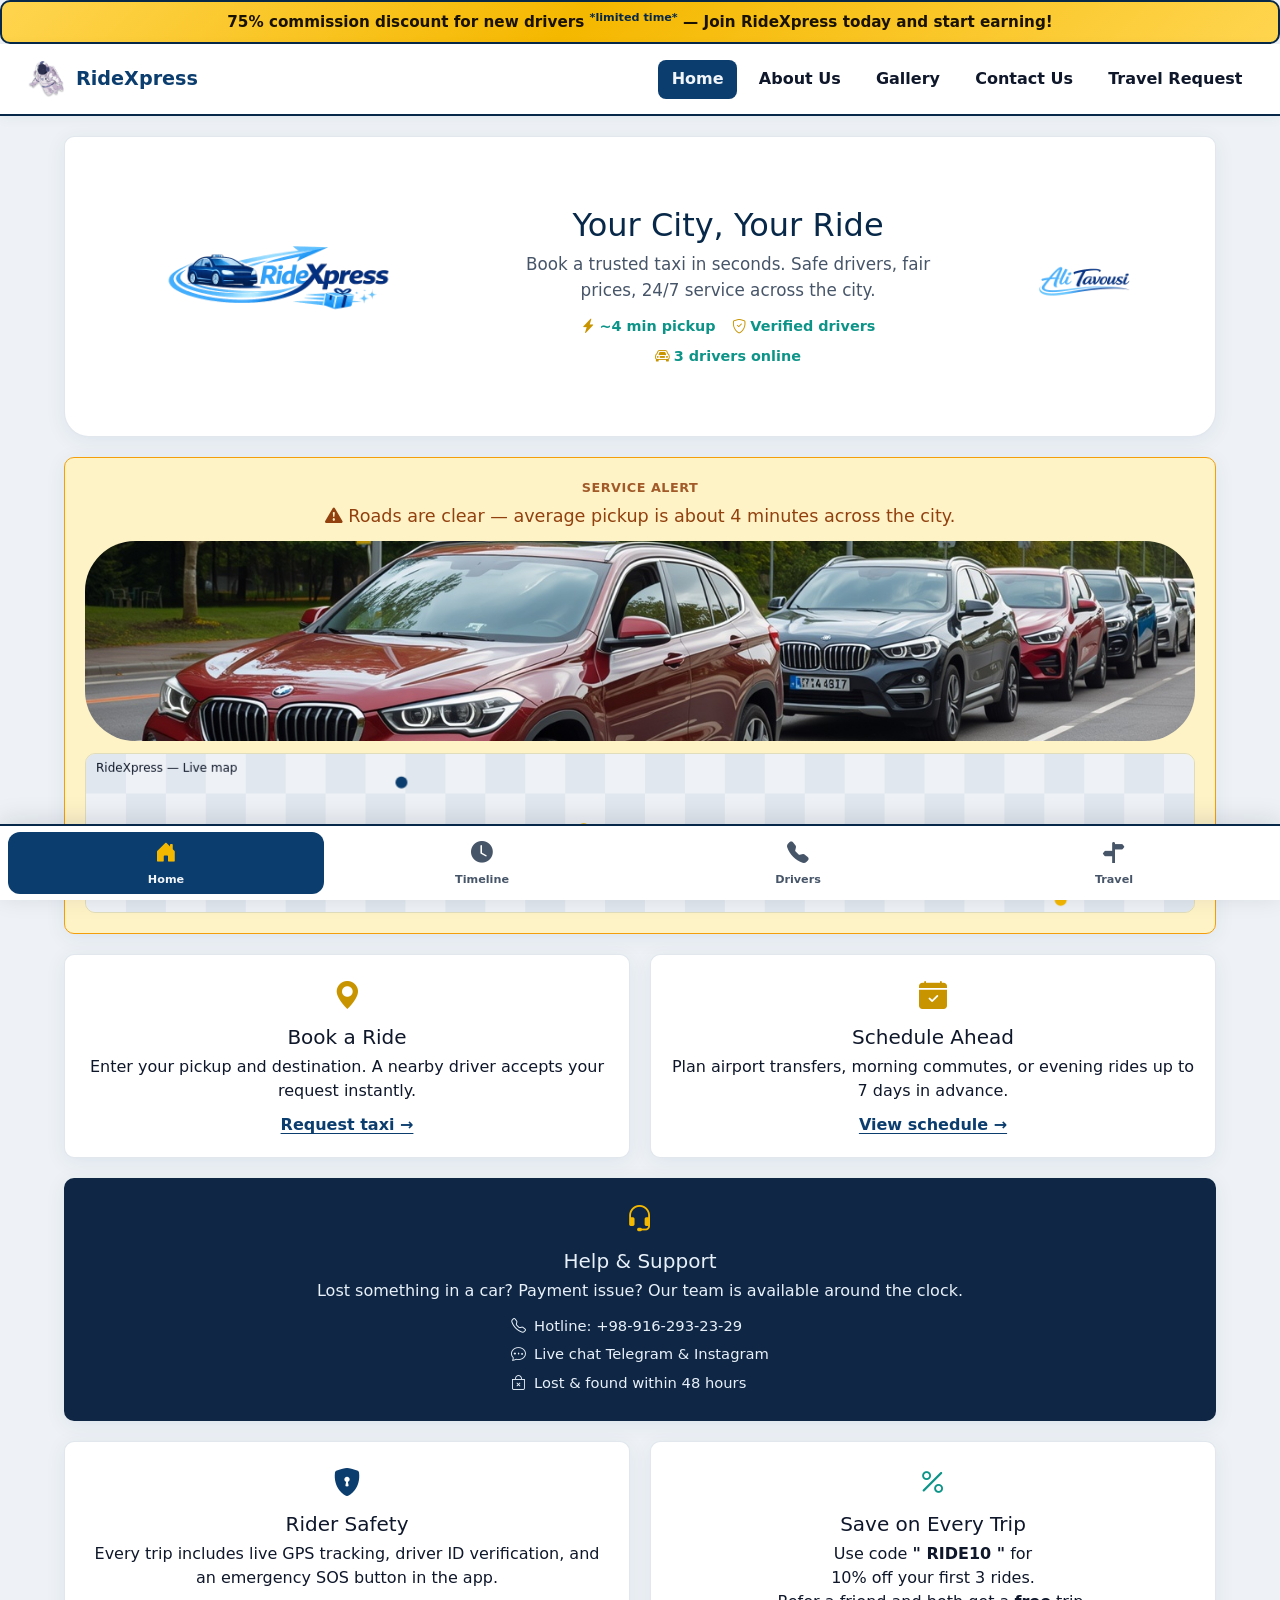
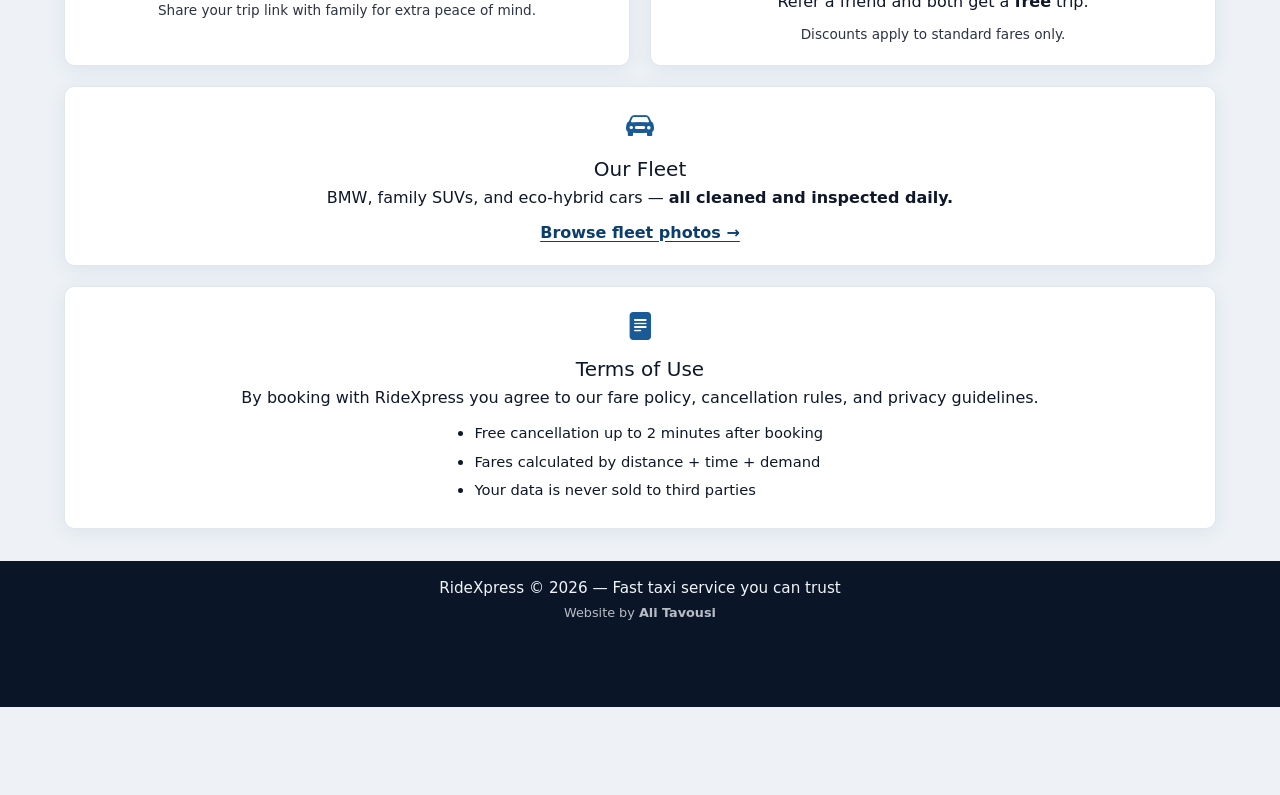
<file: index.html>
<!DOCTYPE html>
<html lang="en">
<head>
    <meta charset="UTF-8">
    <meta name="viewport" content="width=device-width, initial-scale=1.0">
    <title>RideXpress — Fast & Safe Taxi Service</title>
    <link href="https://cdn.jsdelivr.net/npm/bootstrap@5.3.3/dist/css/bootstrap.min.css" rel="stylesheet">
    <link href="https://cdn.jsdelivr.net/npm/bootstrap-icons@1.11.3/font/bootstrap-icons.min.css" rel="stylesheet">
    <link rel="stylesheet" href="index.css">
</head>
<body data-page="home">

    <div class="promo-banner">
        <strong>75% commission discount for new drivers</strong>
        <sup class="promo-badge">*limited time*</sup>
        — Join RideXpress today and start earning!
    </div>

    <nav class="navbar navbar-expand-lg site-navbar sticky-top">
        <div class="container-fluid px-3 px-lg-4">
            <a class="navbar-brand d-flex align-items-center gap-2" href="index.html">
                <img src="pic/astro.png" alt="RideXpress" class="nav-logo">
                <span class="brand-text">RideXpress</span>
            </a>

            <button class="navbar-toggler" type="button" data-bs-toggle="collapse" data-bs-target="#mainNav"
                aria-controls="mainNav" aria-expanded="false" aria-label="Toggle navigation">
                <span class="navbar-toggler-icon"></span>
            </button>

            <div class="collapse navbar-collapse" id="mainNav">
                <ul class="navbar-nav ms-auto mb-2 mb-lg-0 gap-lg-2">
                    <li class="nav-item">
                        <a class="nav-link active" href="index.html">Home</a>
                    </li>
                    <li class="nav-item">
                        <a class="nav-link" href="aboutUs.html">About Us</a>
                    </li>
                    <li class="nav-item">
                        <a class="nav-link" href="gallery.html">Gallery</a>
                    </li>
                    <li class="nav-item">
                        <a class="nav-link" href="contanctUs.html">Contact Us</a>
                    </li>
                    <li class="nav-item">
                        <a class="nav-link" href="travel-request.html">Travel Request</a>
                    </li>
                </ul>
            </div>
        </div>
    </nav>

    <main class="page-grid">

        <section class="top">
            <div class="top-inner">
                <div class="logo">
                    <img src="pic/logo.png" alt="RideXpress logo">
                </div>
                <div class="hero-text">
                    <h1>Your City, Your Ride</h1>
                    <p class="hero-lead">Book a trusted taxi in seconds. Safe drivers, fair prices, 24/7 service across the city.</p>
                    <div class="hero-stats">
                        <span><i class="bi bi-lightning-charge-fill"></i> <span data-live-pickup>~4 min pickup</span></span>
                        <span><i class="bi bi-shield-check"></i> Verified drivers</span>
                        <span><i class="bi bi-car-front"></i> <span data-live-drivers>0 drivers online</span></span>
                    </div>
                </div>
                <div class="ali">
                    <img src="pic/my name .png" alt="Ali Tavousi — Founder">
                </div>
            </div>
        </section>

        <section class="news card-section">
            <p class="section-label">Service alert</p>
            <p class="news-text">
                <i class="bi bi-exclamation-triangle-fill"></i>
                Heavy traffic downtown until 8 PM — expect +5 min wait times on main routes.
            </p>
            <div class="news-image-wrap">
                <img src="pic/trafic-cars.jpg" alt="City traffic and taxi routes">
            </div>
            <canvas id="taxi-map" class="taxi-map-canvas" aria-label="Live taxi map"></canvas>
        </section>

        <section class="shortcut1 card-section">
            <i class="bi bi-geo-alt-fill card-icon"></i>
            <h2>Book a Ride</h2>
            <p>Enter your pickup and destination. A nearby driver accepts your request instantly.</p>
            <a href="contanctUs.html" class="card-link">Request taxi &rarr;</a>
        </section>

        <section class="shortcut2 card-section">
            <i class="bi bi-calendar-check-fill card-icon"></i>
            <h2>Schedule Ahead</h2>
            <p>Plan airport transfers, morning commutes, or evening rides up to 7 days in advance.</p>
            <a href="timeline.html" class="card-link">View schedule &rarr;</a>
        </section>

        <section class="help card-section">
            <i class="bi bi-headset card-icon"></i>
            <h2>Help & Support</h2>
            <p>Lost something in a car? Payment issue? Our team is available around the clock.</p>
            <ul class="feature-list">
                <li><i class="bi bi-telephone"></i> Hotline: +98-916-293-23-29</li>
                <li><i class="bi bi-chat-dots"></i> Live chat Telegram & Instagram</li>
                <li><i class="bi bi-bag-x"></i> Lost & found within 48 hours</li>
            </ul>
        </section>

        <section class="article1 card-section">
            <i class="bi bi-shield-lock-fill card-icon"></i>
            <h2>Rider Safety</h2>
            <p>Every trip includes live GPS tracking, driver ID verification, and an emergency SOS button in the app.</p>
            <p class="card-note">Share your trip link with family for extra peace of mind.</p>
        </section>

        <section class="article2 card-section">
            <i class="bi bi-percent card-icon"></i>
            <h2>Save on Every Trip</h2>
            <p>Use code <strong>" RIDE10 "</strong> for <br>10% off your first 3 rides.<br> Refer a friend and both get a <strong>free</strong> trip.</p>
            <p class="card-note">Discounts apply to standard fares only.</p>
        </section>

        <section class="pics card-section">
            <i class="bi bi-car-front-fill card-icon"></i>
            <h2>Our Fleet</h2>
            <p>BMW, family SUVs, and eco-hybrid cars — <strong> all cleaned and inspected daily.</strong> </p>
            <a href="gallery.html" class="card-link">Browse fleet photos &rarr;</a>
        </section>

        <section class="agree card-section">
            <i class="bi bi-file-text-fill card-icon"></i>
            <h2>Terms of Use</h2>
            <p>By booking with RideXpress you agree to our fare policy, cancellation rules, and privacy guidelines.</p>
            <ul class="feature-list feature-list--compact">
                <li>Free cancellation up to 2 minutes after booking</li>
                <li>Fares calculated by distance + time + demand</li>
                <li>Your data is never sold to third parties</li>
            </ul>
        </section>

    </main>

    <footer class="site-footer">
        <p>RideXpress &copy; 2026 — Fast taxi service you can trust</p>
        <p class="footer-credit">Website by <strong>Ali Tavousi </strong> </p>
    </footer>

    <nav class="bottom-nav" aria-label="Quick navigation">
        <a href="index.html" class="bottom-nav-item active">
            <i class="bi bi-house-door-fill"></i>
            <span>Home</span>
        </a>
        <a href="timeline.html" class="bottom-nav-item">
            <i class="bi bi-clock-fill"></i>
            <span>Timeline</span>
        </a>
        <a href="contact.html" class="bottom-nav-item">
            <i class="bi bi-telephone-fill"></i>
            <span>Drivers</span>
        </a>
        <a href="travel-request.html" class="bottom-nav-item">
            <i class="bi bi-signpost-split-fill"></i>
            <span>Travel</span>
        </a>
    </nav>

    <script src="https://cdn.jsdelivr.net/npm/bootstrap@5.3.3/dist/js/bootstrap.bundle.min.js"></script>
    <script src="js/main.js"></script>

</body>
</html>
</file>
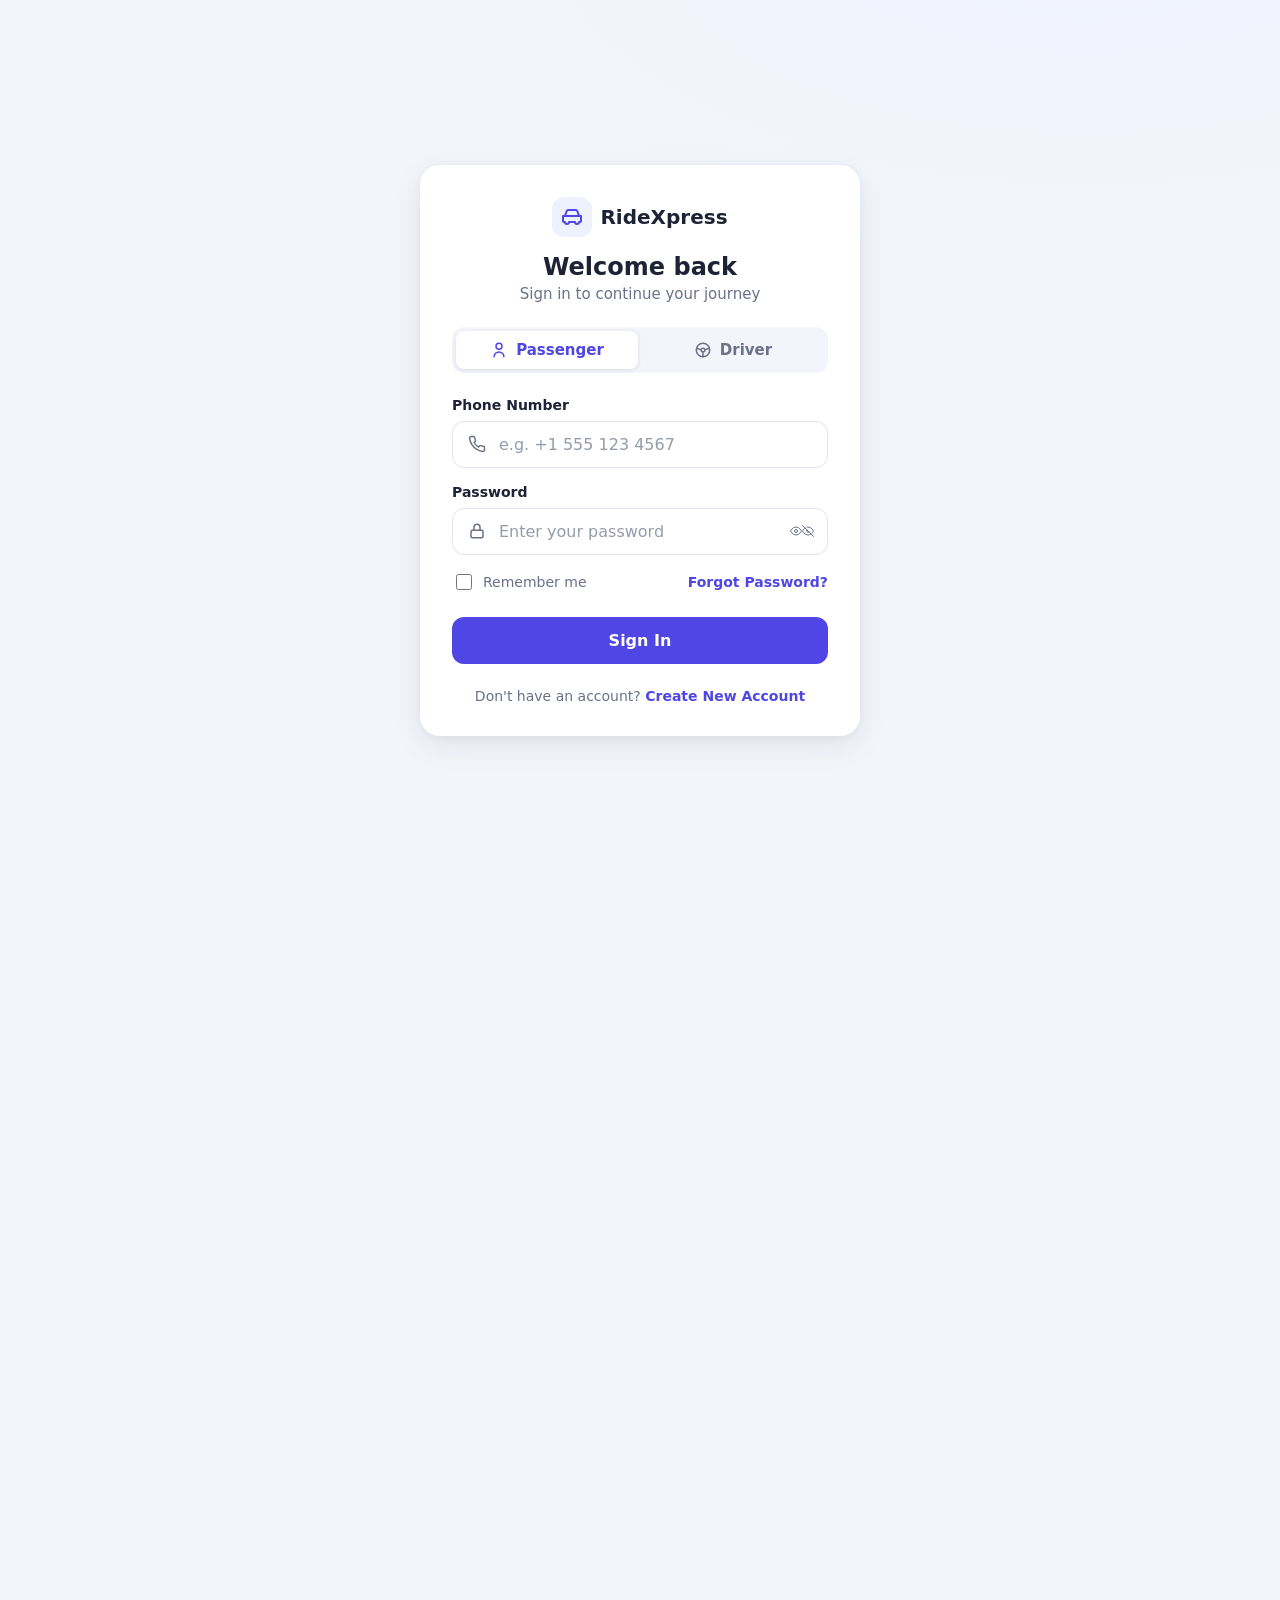
<file: login page/index.html>
<!DOCTYPE html>
<html lang="en">
<head>
  <meta charset="UTF-8" />
  <meta http-equiv="refresh" content="0; url=login.html" />
  <title>RideXpress</title>
</head>
<body>
  <p>Redirecting to <a href="login.html">sign in</a>…</p>
</body>
</html>
</file>
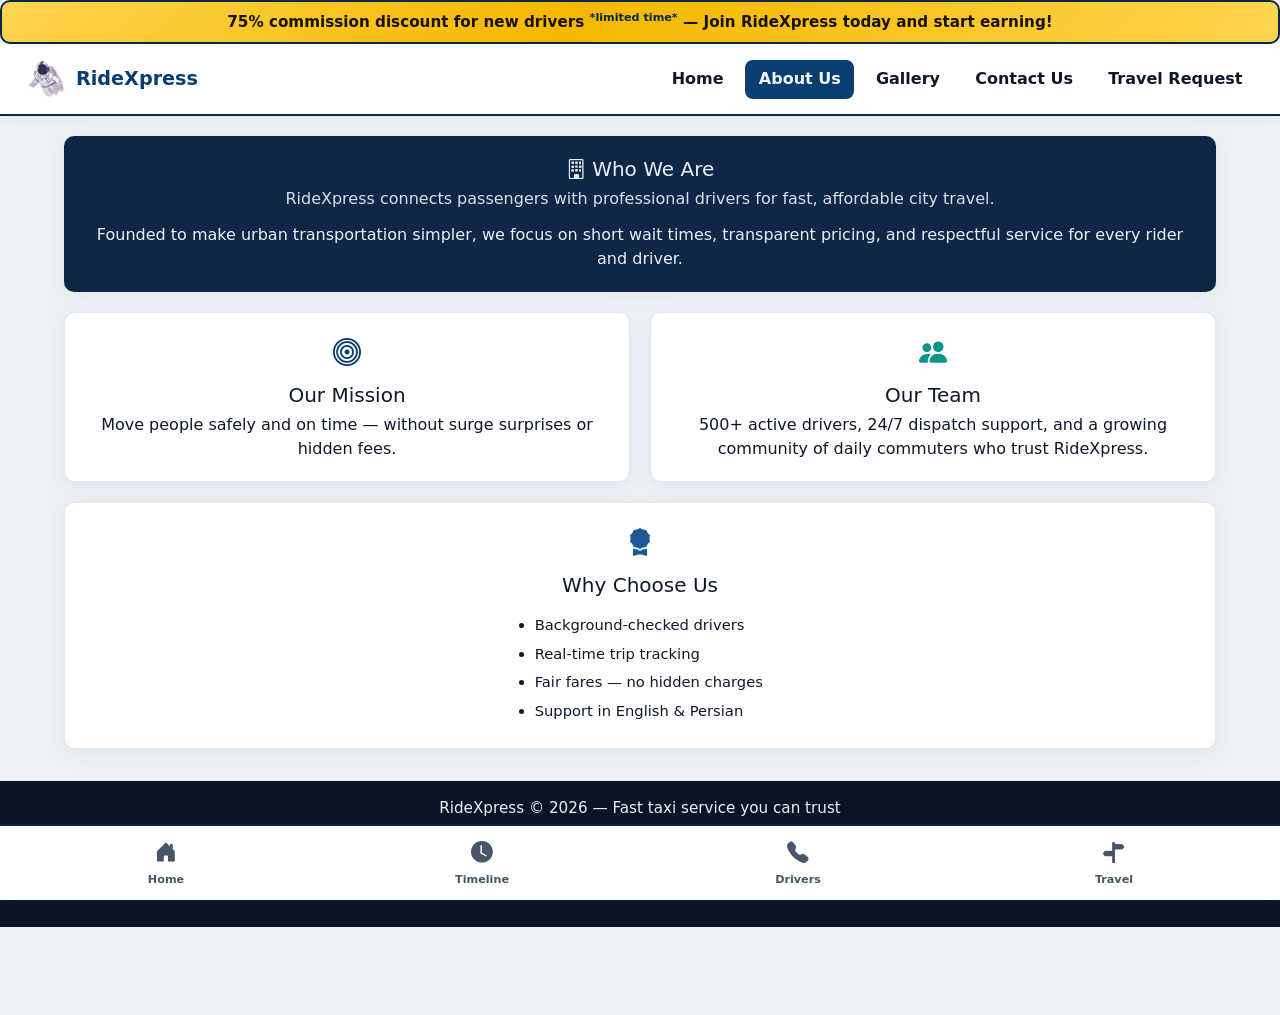
<file: aboutUs.html>
<!DOCTYPE html>
<html lang="en">
<head>
    <meta charset="UTF-8">
    <meta name="viewport" content="width=device-width, initial-scale=1.0">
    <title>About Us — RideXpress</title>
    <link href="https://cdn.jsdelivr.net/npm/bootstrap@5.3.3/dist/css/bootstrap.min.css" rel="stylesheet">
    <link href="https://cdn.jsdelivr.net/npm/bootstrap-icons@1.11.3/font/bootstrap-icons.min.css" rel="stylesheet">
    <link rel="stylesheet" href="index.css">
</head>
<body data-page="about">

    <div class="promo-banner">
        <strong>75% commission discount for new drivers</strong>
        <sup class="promo-badge">*limited time*</sup>
        — Join RideXpress today and start earning!
    </div>

    <nav class="navbar navbar-expand-lg site-navbar sticky-top">
        <div class="container-fluid px-3 px-lg-4">
            <a class="navbar-brand d-flex align-items-center gap-2" href="index.html">
                <img src="pic/astro.png" alt="RideXpress" class="nav-logo">
                <span class="brand-text">RideXpress</span>
            </a>

            <button class="navbar-toggler" type="button" data-bs-toggle="collapse" data-bs-target="#mainNav"
                aria-controls="mainNav" aria-expanded="false" aria-label="Toggle navigation">
                <span class="navbar-toggler-icon"></span>
            </button>

            <div class="collapse navbar-collapse" id="mainNav">
                <ul class="navbar-nav ms-auto mb-2 mb-lg-0 gap-lg-2">
                    <li class="nav-item">
                        <a class="nav-link" href="index.html">Home</a>
                    </li>
                    <li class="nav-item">
                        <a class="nav-link active" href="aboutUs.html">About Us</a>
                    </li>
                    <li class="nav-item">
                        <a class="nav-link" href="gallery.html">Gallery</a>
                    </li>
                    <li class="nav-item">
                        <a class="nav-link" href="contanctUs.html">Contact Us</a>
                    </li>
                    <li class="nav-item">
                        <a class="nav-link" href="travel-request.html">Travel Request</a>
                    </li>
                </ul>
            </div>
        </div>
    </nav>

    <main class="page-grid page-grid--about">

        <section class="help card-section">
            <h2><i class="bi bi-building"></i> Who We Are</h2>
            <p class="page-intro">RideXpress connects passengers with professional drivers for fast, affordable city travel.</p>
            <p>Founded to make urban transportation simpler, we focus on short wait times, transparent pricing, and respectful service for every rider and driver.</p>
        </section>

        <section class="article1 card-section">
            <i class="bi bi-bullseye card-icon"></i>
            <h2>Our Mission</h2>
            <p>Move people safely and on time — without surge surprises or hidden fees.</p>
        </section>

        <section class="article2 card-section">
            <i class="bi bi-people-fill card-icon"></i>
            <h2>Our Team</h2>
            <p>500+ active drivers, 24/7 dispatch support, and a growing community of daily commuters who trust RideXpress.</p>
        </section>

        <section class="pics card-section">
            <i class="bi bi-award-fill card-icon"></i>
            <h2>Why Choose Us</h2>
            <ul class="feature-list feature-list--compact">
                <li>Background-checked drivers</li>
                <li>Real-time trip tracking</li>
                <li>Fair fares — no hidden charges</li>
                <li>Support in English & Persian</li>
            </ul>
        </section>

    </main>

    <footer class="site-footer">
        <p>RideXpress &copy; 2026 — Fast taxi service you can trust</p>
        <p class="footer-credit">Website by Ali Tavousi</p>
    </footer>

    <nav class="bottom-nav" aria-label="Quick navigation">
        <a href="index.html" class="bottom-nav-item">
            <i class="bi bi-house-door-fill"></i>
            <span>Home</span>
        </a>
        <a href="timeline.html" class="bottom-nav-item">
            <i class="bi bi-clock-fill"></i>
            <span>Timeline</span>
        </a>
        <a href="contact.html" class="bottom-nav-item">
            <i class="bi bi-telephone-fill"></i>
            <span>Drivers</span>
        </a>
        <a href="travel-request.html" class="bottom-nav-item">
            <i class="bi bi-signpost-split-fill"></i>
            <span>Travel</span>
        </a>
    </nav>

    <script src="https://cdn.jsdelivr.net/npm/bootstrap@5.3.3/dist/js/bootstrap.bundle.min.js"></script>
    <script src="js/main.js"></script>
</body>
</html>
</file>
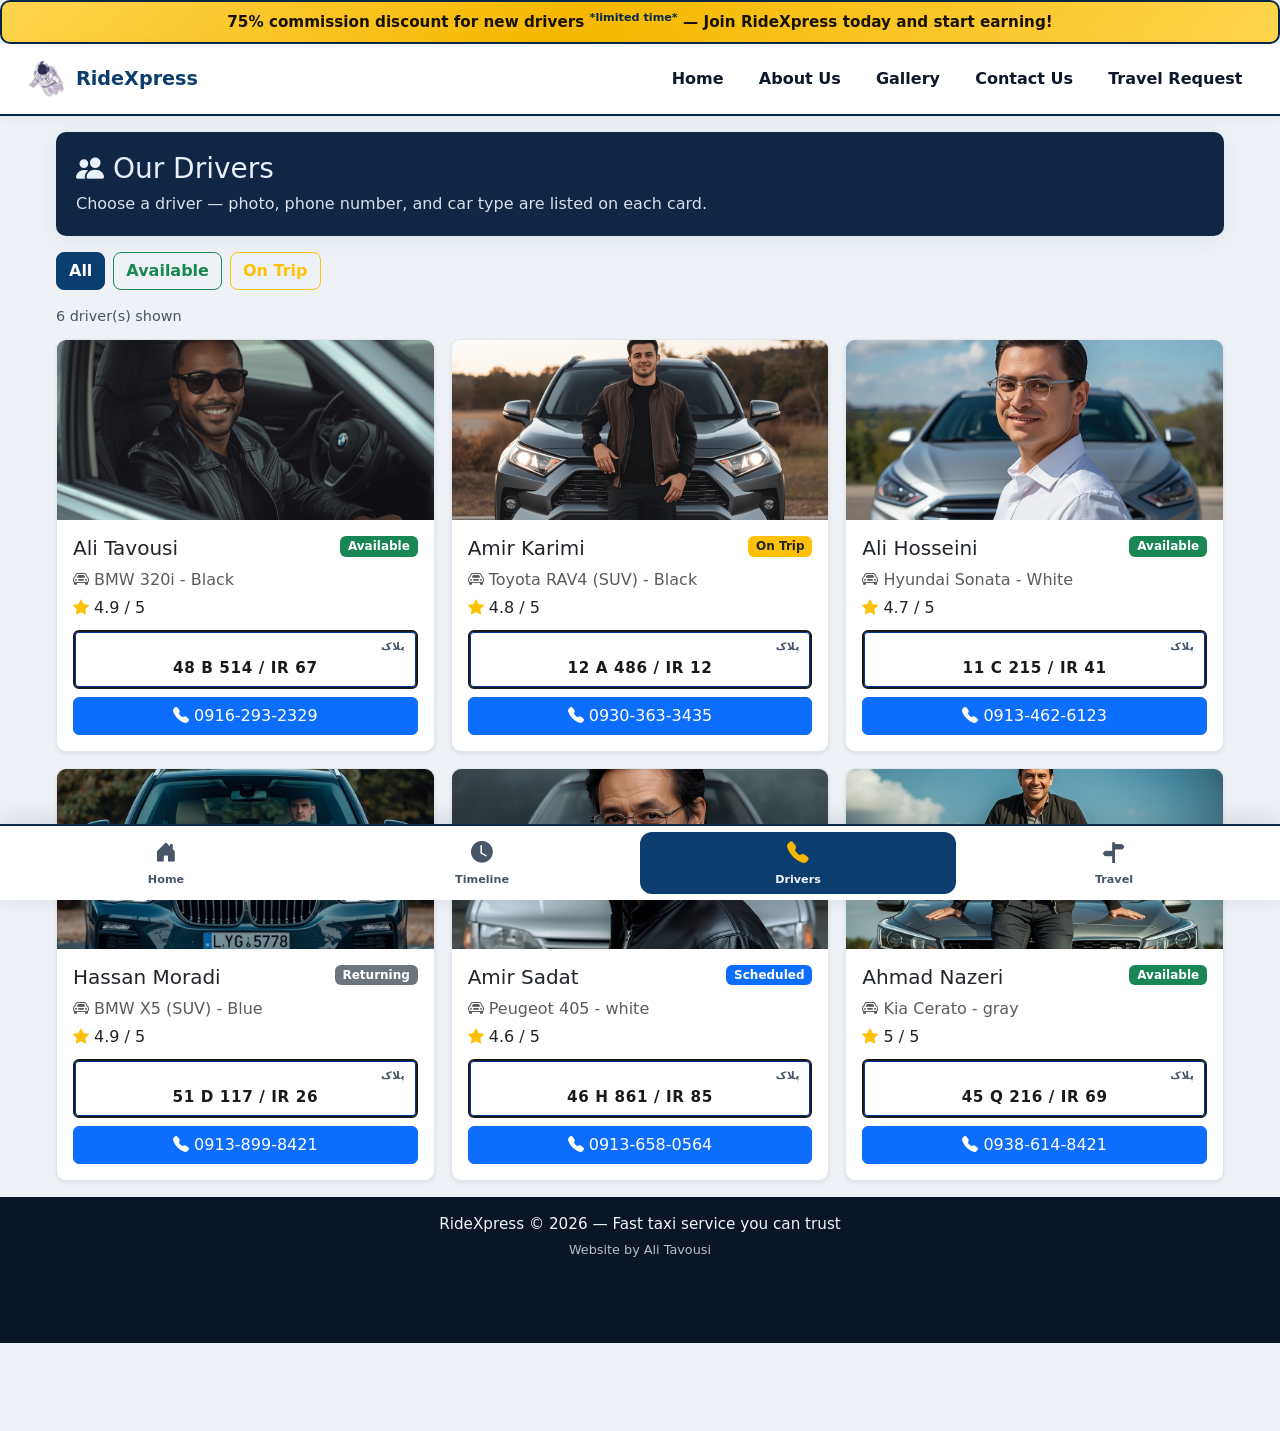
<file: contact.html>
<!DOCTYPE html>
<html lang="en">
<head>
    <meta charset="UTF-8">
    <meta name="viewport" content="width=device-width, initial-scale=1.0">
    <title>Drivers — RideXpress</title>
    <link href="https://cdn.jsdelivr.net/npm/bootstrap@5.3.3/dist/css/bootstrap.min.css" rel="stylesheet">
    <link href="https://cdn.jsdelivr.net/npm/bootstrap-icons@1.11.3/font/bootstrap-icons.min.css" rel="stylesheet">
    <link rel="stylesheet" href="index.css">
    <link rel="stylesheet" href="contact.css">
</head>
<body data-page="contact">

    <div class="promo-banner">
        <strong>75% commission discount for new drivers</strong>
        <sup class="promo-badge">*limited time*</sup>
        — Join RideXpress today and start earning!
    </div>

    <nav class="navbar navbar-expand-lg site-navbar sticky-top">
        <div class="container-fluid px-3 px-lg-4">
            <a class="navbar-brand d-flex align-items-center gap-2" href="index.html">
                <img src="pic/astro.png" alt="RideXpress" class="nav-logo">
                <span class="brand-text">RideXpress</span>
            </a>

            <button class="navbar-toggler" type="button" data-bs-toggle="collapse" data-bs-target="#mainNav"
                aria-controls="mainNav" aria-expanded="false" aria-label="Toggle navigation">
                <span class="navbar-toggler-icon"></span>
            </button>

            <div class="collapse navbar-collapse" id="mainNav">
                <ul class="navbar-nav ms-auto mb-2 mb-lg-0 gap-lg-2">
                    <li class="nav-item"><a class="nav-link" href="index.html">Home</a></li>
                    <li class="nav-item"><a class="nav-link" href="aboutUs.html">About Us</a></li>
                    <li class="nav-item"><a class="nav-link" href="gallery.html">Gallery</a></li>
                    <li class="nav-item"><a class="nav-link" href="contanctUs.html">Contact Us</a></li>
                    <li class="nav-item">
                        <a class="nav-link" href="travel-request.html">Travel Request</a>
                    </li>
                </ul>
            </div>
        </div>
    </nav>

    <main class="contact-main">
        <header class="contact-header">
            <h1><i class="bi bi-people-fill"></i> Our Drivers</h1>
            <p class="page-intro mb-0">Choose a driver — photo, phone number, and car type are listed on each card.</p>
        </header>

        <div class="filter-bar">
            <button type="button" class="btn btn-outline-primary active" data-driver-filter="all">All</button>
            <button type="button" class="btn btn-outline-success" data-driver-filter="available">Available</button>
            <button type="button" class="btn btn-outline-warning" data-driver-filter="busy">On Trip</button>
        </div>

        <p id="driver-count" class="driver-count-label">Loading drivers…</p>

        <div id="driver-cards" class="row g-3"></div>
    </main>

    <footer class="site-footer">
        <p>RideXpress &copy; 2026 — Fast taxi service you can trust</p>
        <p class="footer-credit">Website by Ali Tavousi</p>
    </footer>

    <nav class="bottom-nav" aria-label="Quick navigation">
        <a href="index.html" class="bottom-nav-item">
            <i class="bi bi-house-door-fill"></i>
            <span>Home</span>
        </a>
        <a href="timeline.html" class="bottom-nav-item">
            <i class="bi bi-clock-fill"></i>
            <span>Timeline</span>
        </a>
        <a href="contact.html" class="bottom-nav-item active">
            <i class="bi bi-telephone-fill"></i>
            <span>Drivers</span>
        </a>
        <a href="travel-request.html" class="bottom-nav-item">
            <i class="bi bi-signpost-split-fill"></i>
            <span>Travel</span>
        </a>
    </nav>

    <script src="https://cdn.jsdelivr.net/npm/bootstrap@5.3.3/dist/js/bootstrap.bundle.min.js"></script>
    <script src="js/main.js"></script>
</body>
</html>
</file>
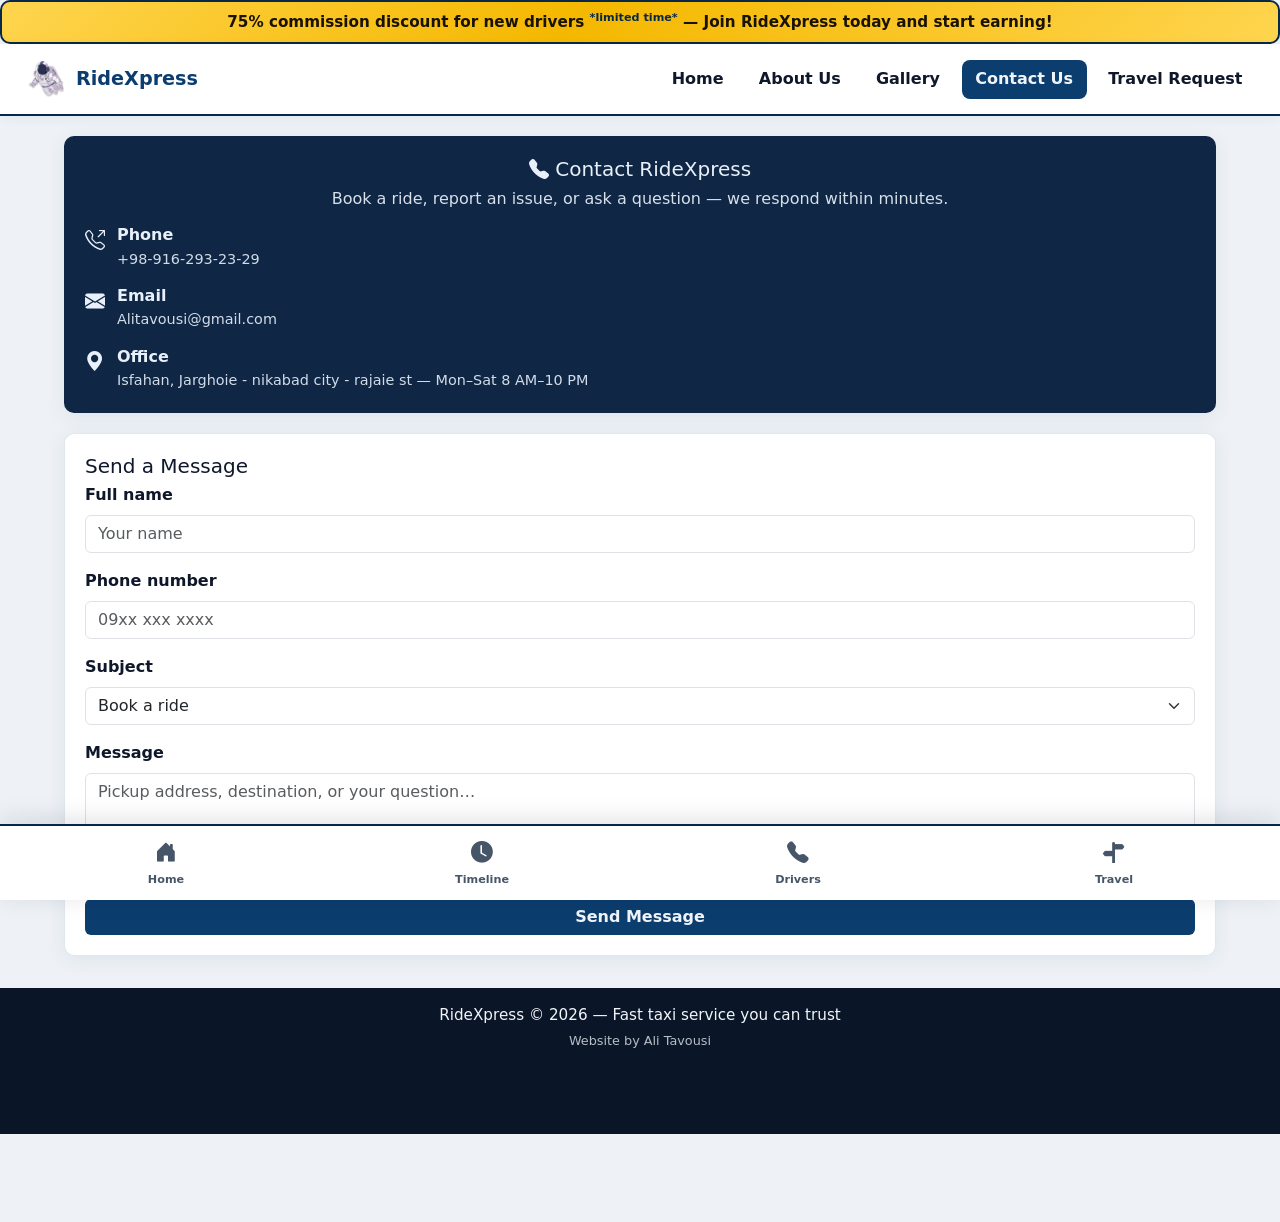
<file: contanctUs.html>
<!DOCTYPE html>
<html lang="en">
<head>
    <meta charset="UTF-8">
    <meta name="viewport" content="width=device-width, initial-scale=1.0">
    <title>Contact — RideXpress</title>
    <link href="https://cdn.jsdelivr.net/npm/bootstrap@5.3.3/dist/css/bootstrap.min.css" rel="stylesheet">
    <link href="https://cdn.jsdelivr.net/npm/bootstrap-icons@1.11.3/font/bootstrap-icons.min.css" rel="stylesheet">
    <link rel="stylesheet" href="index.css">
</head>
<body data-page="contact-form">

    <div class="promo-banner">
        <strong>75% commission discount for new drivers</strong>
        <sup class="promo-badge">*limited time*</sup>
        — Join RideXpress today and start earning!
    </div>

    <nav class="navbar navbar-expand-lg site-navbar sticky-top">
        <div class="container-fluid px-3 px-lg-4">
            <a class="navbar-brand d-flex align-items-center gap-2" href="index.html">
                <img src="pic/astro.png" alt="RideXpress" class="nav-logo">
                <span class="brand-text">RideXpress</span>
            </a>

            <button class="navbar-toggler" type="button" data-bs-toggle="collapse" data-bs-target="#mainNav"
                aria-controls="mainNav" aria-expanded="false" aria-label="Toggle navigation">
                <span class="navbar-toggler-icon"></span>
            </button>

            <div class="collapse navbar-collapse" id="mainNav">
                <ul class="navbar-nav ms-auto mb-2 mb-lg-0 gap-lg-2">
                    <li class="nav-item">
                        <a class="nav-link" href="index.html">Home</a>
                    </li>
                    <li class="nav-item">
                        <a class="nav-link" href="aboutUs.html">About Us</a>
                    </li>
                    <li class="nav-item">
                        <a class="nav-link" href="gallery.html">Gallery</a>
                    </li>
                    <li class="nav-item">
                        <a class="nav-link active" href="contanctUs.html">Contact Us</a>
                    </li>
                    <li class="nav-item">
                        <a class="nav-link" href="travel-request.html">Travel Request</a>
                    </li>
                </ul>
            </div>
        </div>
    </nav>

    <main class="page-grid page-grid--contact">

        <section class="help card-section">
            <h2><i class="bi bi-telephone-fill"></i> Contact RideXpress</h2>
            <p class="page-intro">Book a ride, report an issue, or ask a question — we respond within minutes.</p>

            <div class="info-grid">
                <div class="info-item">
                    <i class="bi bi-telephone-outbound"></i>
                    <div>
                        <strong>Phone</strong>
                        <span>+98-916-293-23-29</span>
                    </div>
                </div>
                <div class="info-item">
                    <i class="bi bi-envelope-fill"></i>
                    <div>
                        <strong>Email</strong>
                        <span>Alitavousi@gmail.com</span>
                    </div>
                </div>
                <div class="info-item">
                    <i class="bi bi-geo-alt-fill"></i>
                    <div>
                        <strong>Office</strong>
                        <span>Isfahan, Jarghoie - nikabad city - rajaie st — Mon–Sat 8 AM–10 PM</span>
                    </div>
                </div>
            </div>
        </section>

        <section class="article1 card-section contact-form-section">
            <h2>Send a Message</h2>
            <form class="contact-form">
                <div id="form-feedback" class="alert d-none mb-3" role="alert"></div>
                <div class="mb-3">
                    <label for="name" class="form-label">Full name</label>
                    <input type="text" class="form-control" id="name" placeholder="Your name">
                </div>
                <div class="mb-3">
                    <label for="phone" class="form-label">Phone number</label>
                    <input type="tel" class="form-control" id="phone" placeholder="09xx xxx xxxx">
                </div>
                <div class="mb-3">
                    <label for="subject" class="form-label">Subject</label>
                    <select class="form-select" id="subject">
                        <option selected>Book a ride</option>
                        <option>Driver registration</option>
                        <option>Lost item</option>
                        <option>Other</option>
                    </select>
                </div>
                <div class="mb-3">
                    <label for="message" class="form-label">Message</label>
                    <textarea class="form-control" id="message" rows="4" placeholder="Pickup address, destination, or your question…"></textarea>
                </div>
                <button type="submit" class="btn btn-light w-100">Send Message</button>
            </form>
        </section>

    </main>

    <footer class="site-footer">
        <p>RideXpress &copy; 2026 — Fast taxi service you can trust</p>
        <p class="footer-credit">Website by Ali Tavousi</p>
    </footer>

    <nav class="bottom-nav" aria-label="Quick navigation">
        <a href="index.html" class="bottom-nav-item">
            <i class="bi bi-house-door-fill"></i>
            <span>Home</span>
        </a>
        <a href="timeline.html" class="bottom-nav-item">
            <i class="bi bi-clock-fill"></i>
            <span>Timeline</span>
        </a>
        <a href="contact.html" class="bottom-nav-item active">
            <i class="bi bi-telephone-fill"></i>
            <span>Drivers</span>
        </a>
        <a href="travel-request.html" class="bottom-nav-item">
            <i class="bi bi-signpost-split-fill"></i>
            <span>Travel</span>
        </a>
    </nav>

    <script src="https://cdn.jsdelivr.net/npm/bootstrap@5.3.3/dist/js/bootstrap.bundle.min.js"></script>
    <script src="js/main.js"></script>
</body>
</html>
</file>
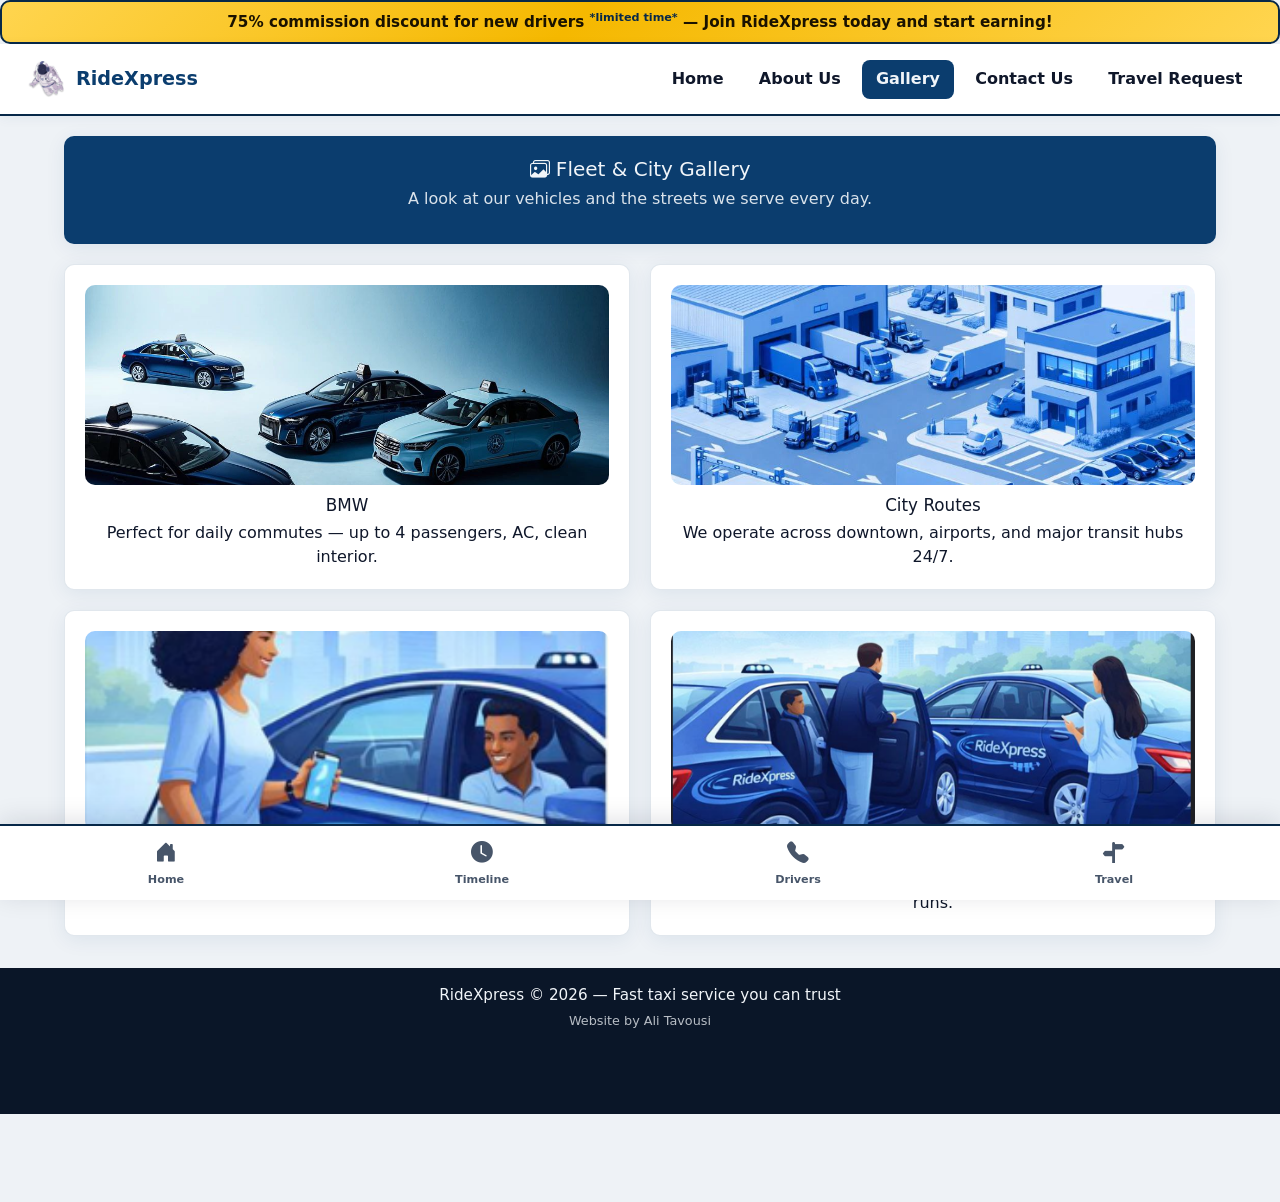
<file: gallery.html>
<!DOCTYPE html>
<html lang="en">
<head>
    <meta charset="UTF-8">
    <meta name="viewport" content="width=device-width, initial-scale=1.0">
    <title>Gallery — RideXpress</title>
    <link href="https://cdn.jsdelivr.net/npm/bootstrap@5.3.3/dist/css/bootstrap.min.css" rel="stylesheet">
    <link href="https://cdn.jsdelivr.net/npm/bootstrap-icons@1.11.3/font/bootstrap-icons.min.css" rel="stylesheet">
    <link rel="stylesheet" href="index.css">
</head>
<body data-page="gallery">

    <div class="promo-banner">
        <strong>75% commission discount for new drivers</strong>
        <sup class="promo-badge">*limited time*</sup>
        — Join RideXpress today and start earning!
    </div>

    <nav class="navbar navbar-expand-lg site-navbar sticky-top">
        <div class="container-fluid px-3 px-lg-4">
            <a class="navbar-brand d-flex align-items-center gap-2" href="index.html">
                <img src="pic/astro.png" alt="RideXpress" class="nav-logo">
                <span class="brand-text">RideXpress</span>
            </a>

            <button class="navbar-toggler" type="button" data-bs-toggle="collapse" data-bs-target="#mainNav"
                aria-controls="mainNav" aria-expanded="false" aria-label="Toggle navigation">
                <span class="navbar-toggler-icon"></span>
            </button>

            <div class="collapse navbar-collapse" id="mainNav">
                <ul class="navbar-nav ms-auto mb-2 mb-lg-0 gap-lg-2">
                    <li class="nav-item">
                        <a class="nav-link" href="index.html">Home</a>
                    </li>
                    <li class="nav-item">
                        <a class="nav-link" href="aboutUs.html">About Us</a>
                    </li>
                    <li class="nav-item">
                        <a class="nav-link active" href="gallery.html">Gallery</a>
                    </li>
                    <li class="nav-item">
                        <a class="nav-link" href="contanctUs.html">Contact Us</a>
                    </li>
                    <li class="nav-item">
                        <a class="nav-link" href="travel-request.html">Travel Request</a>
                    </li>
                </ul>
            </div>
        </div>
    </nav>

    <main class="page-grid page-grid--gallery">

        <section class="news card-section gallery-intro">
            <h2><i class="bi bi-images"></i> Fleet & City Gallery</h2>
            <p class="page-intro">A look at our vehicles and the streets we serve every day.</p>
        </section>

    </main>

    <footer class="site-footer">
        <p>RideXpress &copy; 2026 — Fast taxi service you can trust</p>
        <p class="footer-credit">Website by Ali Tavousi</p>
    </footer>

    <nav class="bottom-nav" aria-label="Quick navigation">
        <a href="index.html" class="bottom-nav-item">
            <i class="bi bi-house-door-fill"></i>
            <span>Home</span>
        </a>
        <a href="timeline.html" class="bottom-nav-item">
            <i class="bi bi-clock-fill"></i>
            <span>Timeline</span>
        </a>
        <a href="contact.html" class="bottom-nav-item">
            <i class="bi bi-telephone-fill"></i>
            <span>Drivers</span>
        </a>
        <a href="travel-request.html" class="bottom-nav-item">
            <i class="bi bi-signpost-split-fill"></i>
            <span>Travel</span>
        </a>
    </nav>

    <script src="https://cdn.jsdelivr.net/npm/bootstrap@5.3.3/dist/js/bootstrap.bundle.min.js"></script>
    <script src="js/main.js"></script>
</body>
</html>
</file>
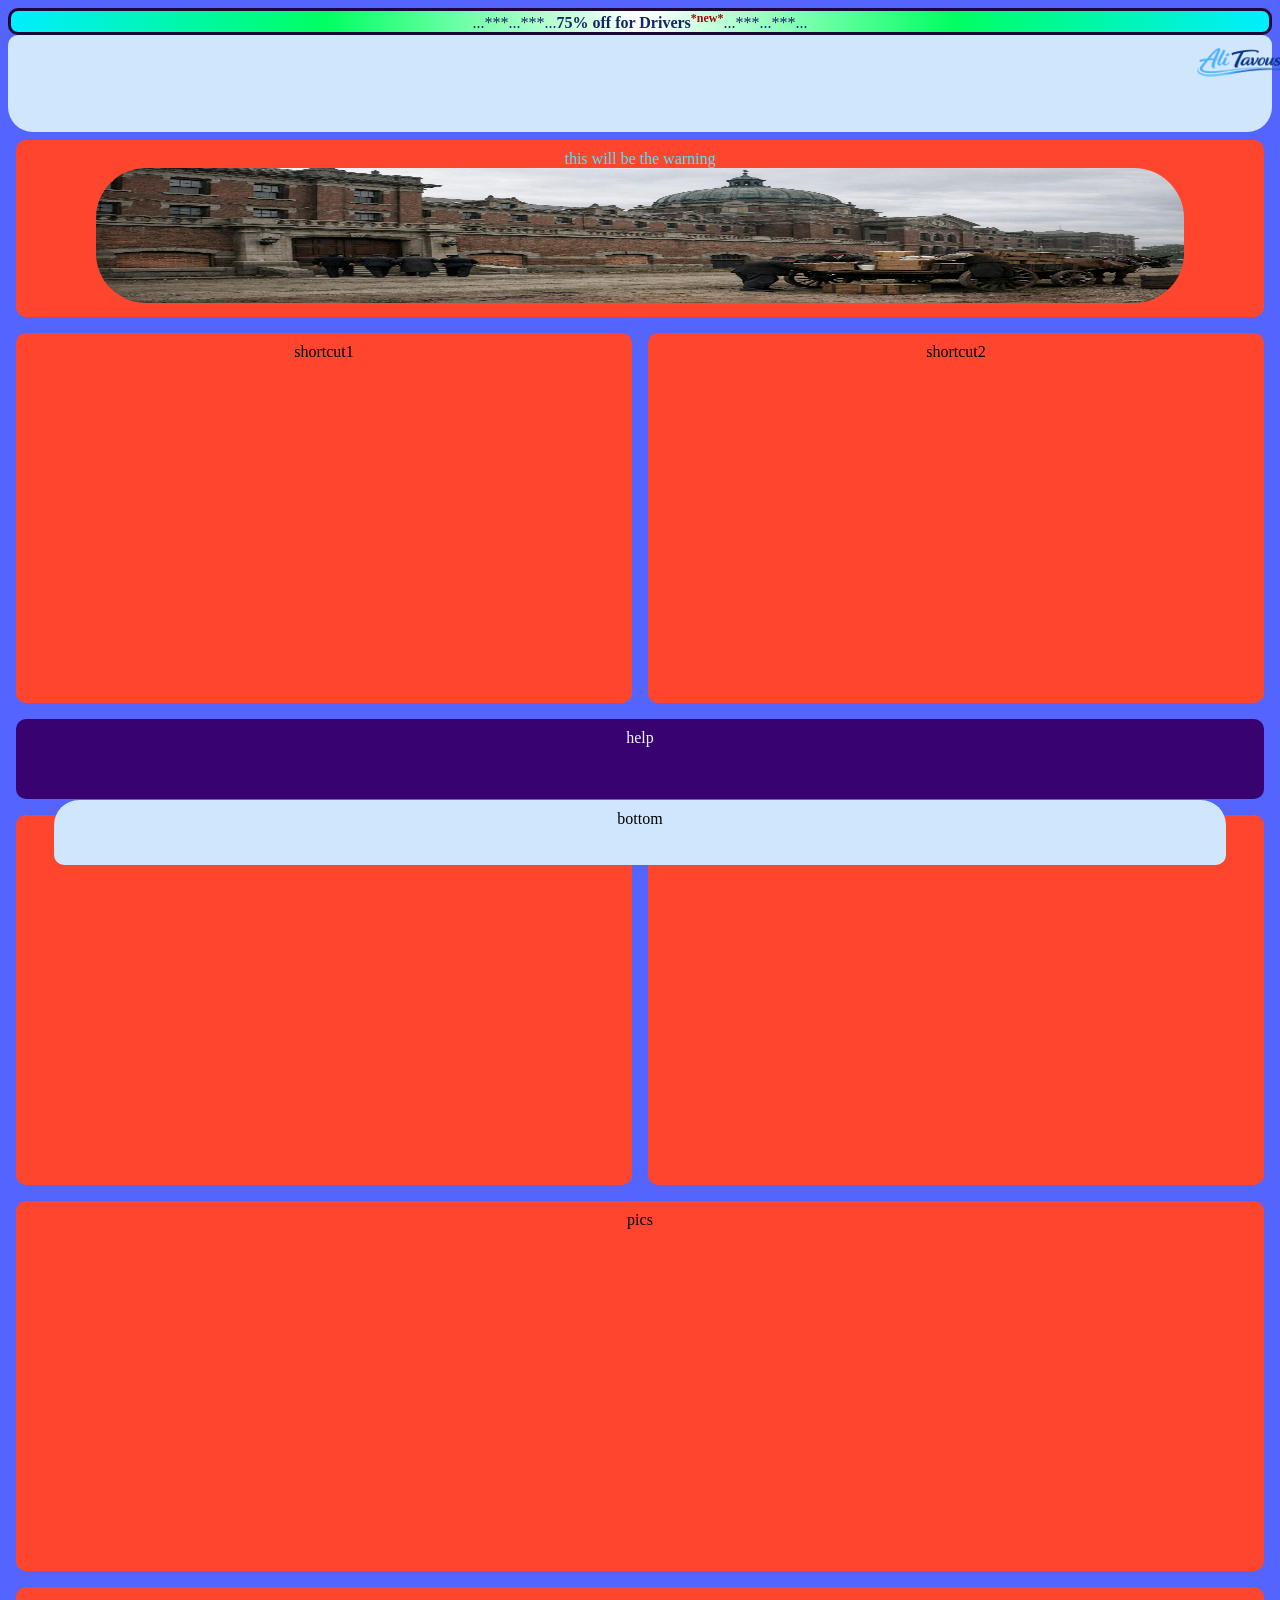
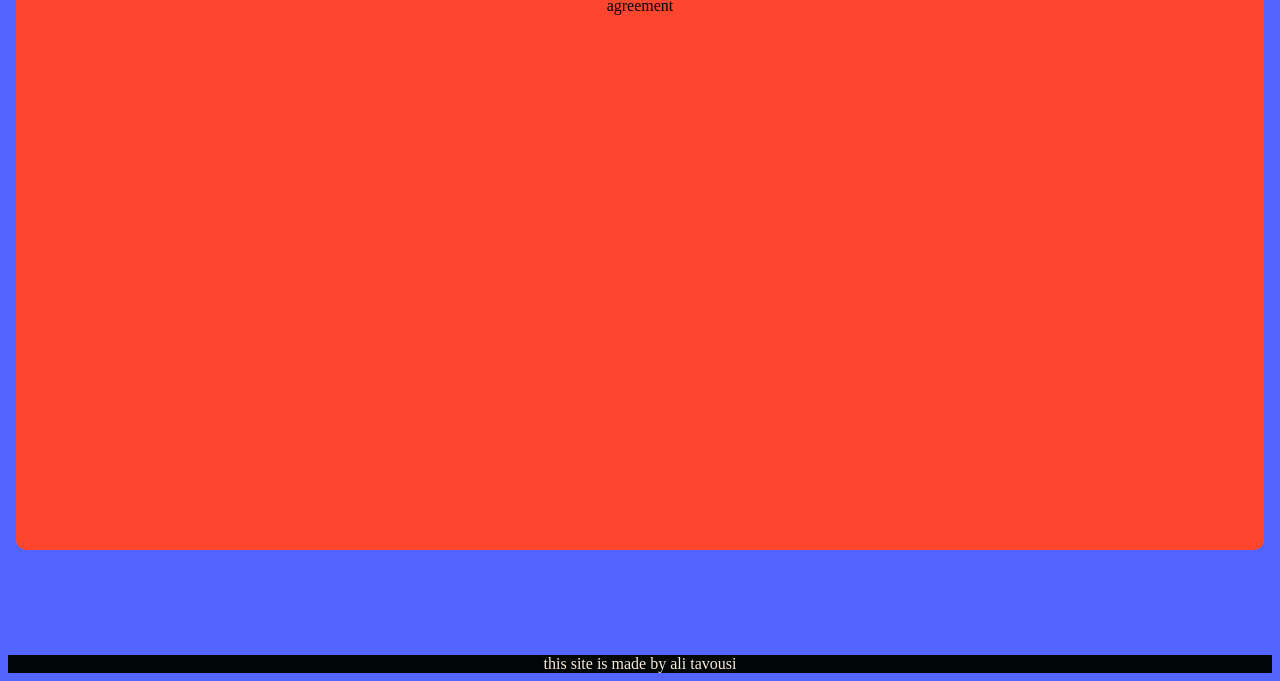
<file: home.html>
<!DOCTYPE html>
<html lang="en">
<head>
    <meta charset="UTF-8">
    <meta name="viewport" content="width=device-width, initial-scale=1.0">
    <title>RideXpress</title>
    <link rel="stylesheet" href="/css/home.css">
    <meta name="viewport" content="width=device-width,initial-scale=1.0">

</head>
<body>
<header>...***...***...<b>75% off for Drivers<sup 
style=" font-size: 0.75rem ;color:rgb(158, 9, 9)
 ;">*new*</sup></b>...***...***...</header>


    <div class="container">

        <div class="top">

            <div class="logo">
                <img src="/pic/logo.png">
            </div>


            <div class="ali">
                <img src="/pic/my name .png">
            </div>


        </div>
        
        <div class="news">
            this will be the warning 
            <img src="/pic/city.jpg">
        </div>

        <div class="shortcut1">
            shortcut1
        </div>

        <div class="shortcut2">
            shortcut2
        </div>

        <div class="help">
            help
        </div>

        <div class="article1">
            article1
        </div>

        <div class="article2">
            article2
        </div>
        

        <div class="pics">
            pics
        </div>

        <div class="agree">
            agreement
        </div>

        <div class="bottom">
            bottom
        </div>

    
    </div>

<footer>this site is made by ali tavousi</footer>
</body>
</html>
</file>
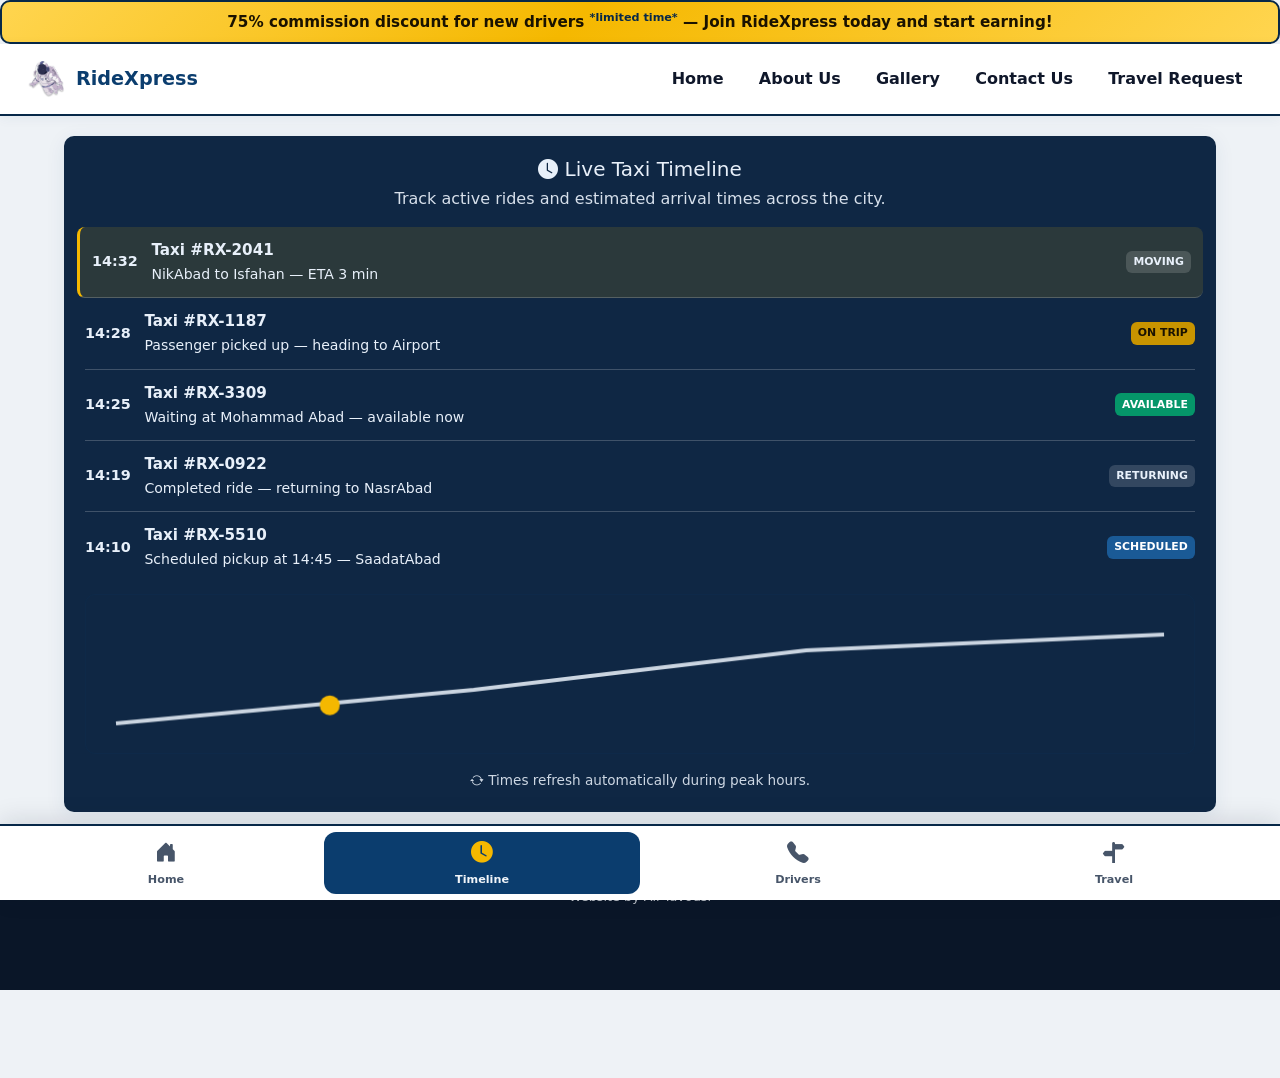
<file: timeline.html>
<!DOCTYPE html>
<html lang="en">
<head>
    <meta charset="UTF-8">
    <meta name="viewport" content="width=device-width, initial-scale=1.0">
    <title>Timeline — RideXpress</title>
    <link href="https://cdn.jsdelivr.net/npm/bootstrap@5.3.3/dist/css/bootstrap.min.css" rel="stylesheet">
    <link href="https://cdn.jsdelivr.net/npm/bootstrap-icons@1.11.3/font/bootstrap-icons.min.css" rel="stylesheet">
    <link rel="stylesheet" href="index.css">
</head>
<body data-page="timeline">

    <div class="promo-banner">
        <strong>75% commission discount for new drivers</strong>
        <sup class="promo-badge">*limited time*</sup>
        — Join RideXpress today and start earning!
    </div>

    <nav class="navbar navbar-expand-lg site-navbar sticky-top">
        <div class="container-fluid px-3 px-lg-4">
            <a class="navbar-brand d-flex align-items-center gap-2" href="index.html">
                <img src="pic/astro.png" alt="RideXpress" class="nav-logo">
                <span class="brand-text">RideXpress</span>
            </a>

            <button class="navbar-toggler" type="button" data-bs-toggle="collapse" data-bs-target="#mainNav"
                aria-controls="mainNav" aria-expanded="false" aria-label="Toggle navigation">
                <span class="navbar-toggler-icon"></span>
            </button>

            <div class="collapse navbar-collapse" id="mainNav">
                <ul class="navbar-nav ms-auto mb-2 mb-lg-0 gap-lg-2">
                    <li class="nav-item">
                        <a class="nav-link" href="index.html">Home</a>
                    </li>
                    <li class="nav-item">
                        <a class="nav-link" href="aboutUs.html">About Us</a>
                    </li>
                    <li class="nav-item">
                        <a class="nav-link" href="gallery.html">Gallery</a>
                    </li>
                    <li class="nav-item">
                        <a class="nav-link" href="contanctUs.html">Contact Us</a>
                    </li>
                    <li class="nav-item">
                        <a class="nav-link" href="travel-request.html">Travel Request</a>
                    </li>
                </ul>
            </div>
        </div>
    </nav>

    <main class="page-grid page-grid--single">
        <section class="help card-section timeline-page">
            <h2><i class="bi bi-clock-fill"></i> Live Taxi Timeline</h2>
            <p class="page-intro">Track active rides and estimated arrival times across the city.</p>

            <ul class="timeline-list" id="timeline-list"></ul>

            <canvas id="timeline-canvas" class="timeline-canvas" aria-label="Trip route animation"></canvas>

            <p class="card-note timeline-note">
                <i class="bi bi-arrow-repeat"></i> Times refresh automatically during peak hours.
            </p>
        </section>
    </main>

    <footer class="site-footer">
        <p>RideXpress &copy; 2026 — Fast taxi service you can trust</p>
        <p class="footer-credit">Website by Ali Tavousi</p>
    </footer>

    <nav class="bottom-nav" aria-label="Quick navigation">
        <a href="index.html" class="bottom-nav-item">
            <i class="bi bi-house-door-fill"></i>
            <span>Home</span>
        </a>
        <a href="timeline.html" class="bottom-nav-item active">
            <i class="bi bi-clock-fill"></i>
            <span>Timeline</span>
        </a>
        <a href="contact.html" class="bottom-nav-item">
            <i class="bi bi-telephone-fill"></i>
            <span>Drivers</span>
        </a>
        <a href="travel-request.html" class="bottom-nav-item">
            <i class="bi bi-signpost-split-fill"></i>
            <span>Travel</span>
        </a>
    </nav>

    <script src="https://cdn.jsdelivr.net/npm/bootstrap@5.3.3/dist/js/bootstrap.bundle.min.js"></script>
    <script src="js/main.js"></script>
</body>
</html>
</file>
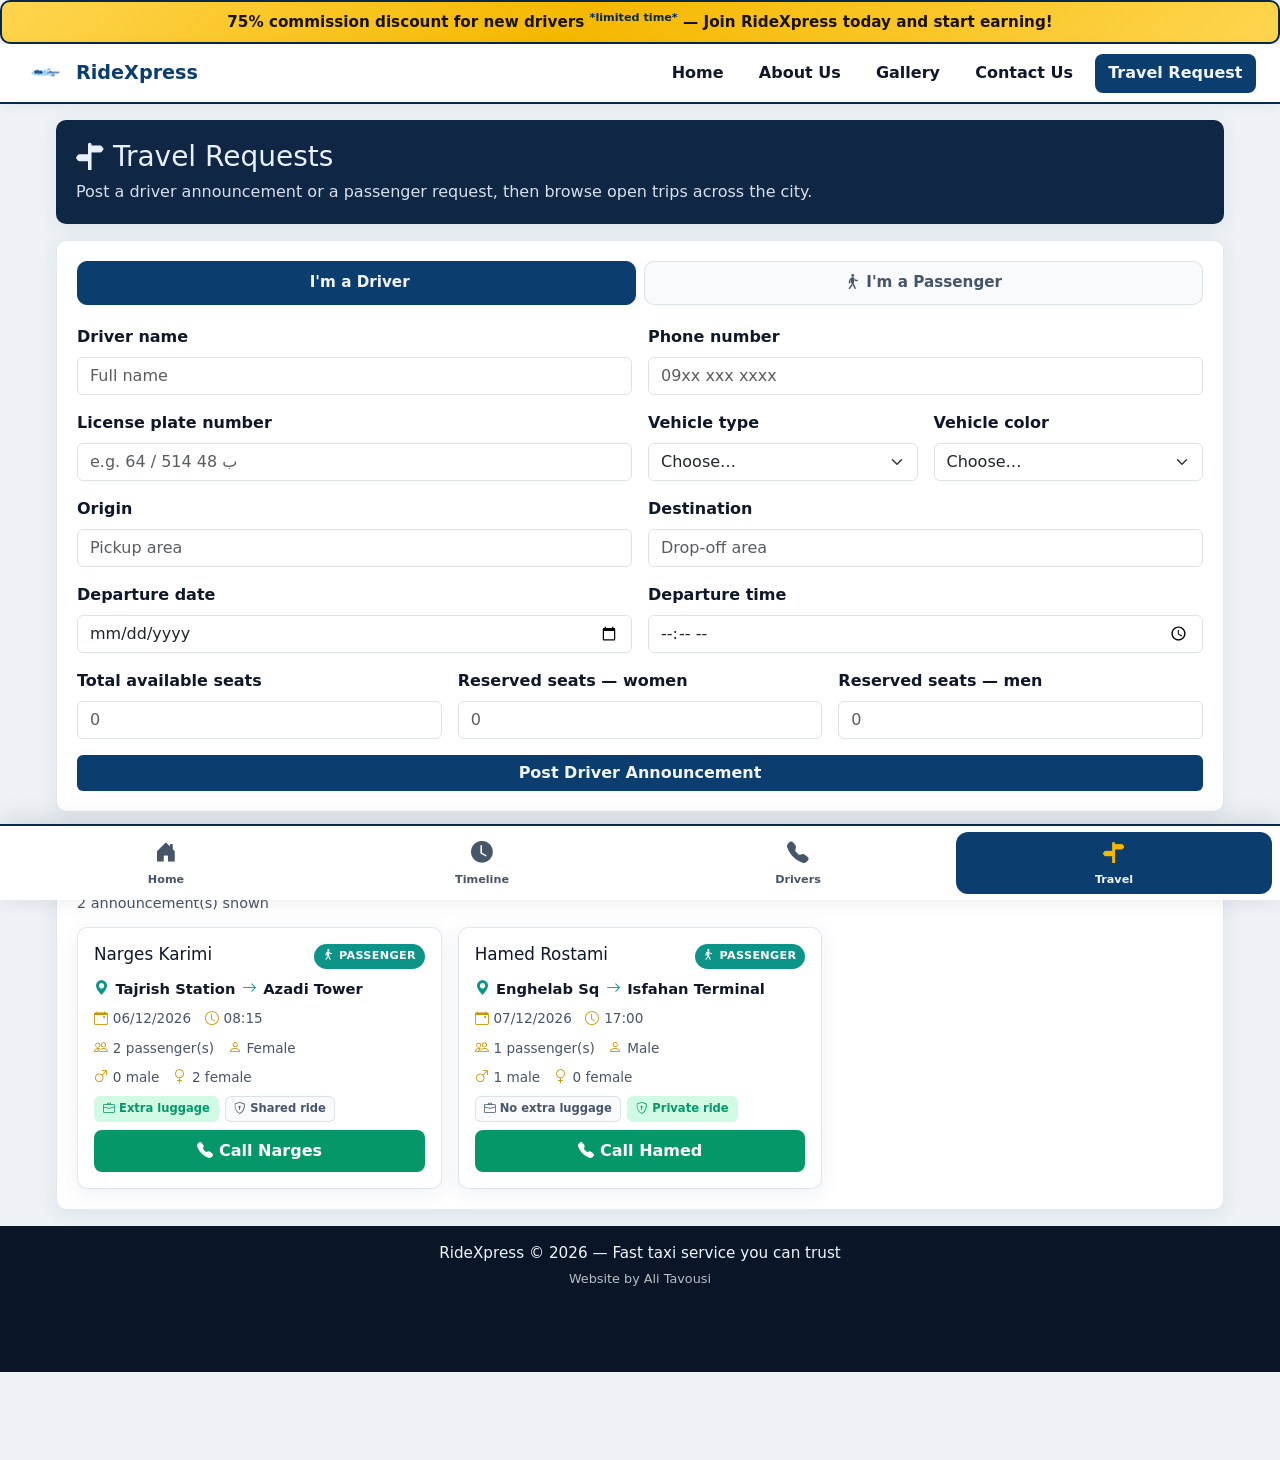
<file: travel-request.html>
<!DOCTYPE html>
<html lang="en">
<head>
    <meta charset="UTF-8">
    <meta name="viewport" content="width=device-width, initial-scale=1.0">
    <title>Travel Request — RideXpress</title>
    <link href="https://cdn.jsdelivr.net/npm/bootstrap@5.3.3/dist/css/bootstrap.min.css" rel="stylesheet">
    <link href="https://cdn.jsdelivr.net/npm/bootstrap-icons@1.11.3/font/bootstrap-icons.min.css" rel="stylesheet">
    <link rel="stylesheet" href="index.css">
    <link rel="stylesheet" href="travel-request.css">
</head>
<body data-page="travel-request">

    <div class="promo-banner">
        <strong>75% commission discount for new drivers</strong>
        <sup class="promo-badge">*limited time*</sup>
        — Join RideXpress today and start earning!
    </div>

    <nav class="navbar navbar-expand-lg site-navbar sticky-top">
        <div class="container-fluid px-3 px-lg-4">
            <a class="navbar-brand d-flex align-items-center gap-2" href="index.html">
                <img src="pic/logo.png" alt="RideXpress" class="nav-logo">
                <span class="brand-text">RideXpress</span>
            </a>

            <button class="navbar-toggler" type="button" data-bs-toggle="collapse" data-bs-target="#mainNav"
                aria-controls="mainNav" aria-expanded="false" aria-label="Toggle navigation">
                <span class="navbar-toggler-icon"></span>
            </button>

            <div class="collapse navbar-collapse" id="mainNav">
                <ul class="navbar-nav ms-auto mb-2 mb-lg-0 gap-lg-2">
                    <li class="nav-item">
                        <a class="nav-link" href="index.html">Home</a>
                    </li>
                    <li class="nav-item">
                        <a class="nav-link" href="aboutUs.html">About Us</a>
                    </li>
                    <li class="nav-item">
                        <a class="nav-link" href="gallery.html">Gallery</a>
                    </li>
                    <li class="nav-item">
                        <a class="nav-link" href="contanctUs.html">Contact Us</a>
                    </li>
                    <li class="nav-item">
                        <a class="nav-link active" href="travel-request.html">Travel Request</a>
                    </li>
                </ul>
            </div>
        </div>
    </nav>

    <main class="travel-main">

        <header class="travel-header">
            <h1><i class="bi bi-signpost-split-fill"></i> Travel Requests</h1>
            <p class="page-intro mb-0">Post a driver announcement or a passenger request, then browse open trips across the city.</p>
        </header>

        <!-- ===== Post a new announcement ===== -->
        <section class="travel-form-section card-section">

            <div class="mode-switch" role="tablist" aria-label="Choose announcement type">
                <button type="button" class="mode-btn active" data-mode="driver" role="tab" aria-selected="true">
                    <i class="bi bi-steering-wheel"></i> I'm a Driver
                </button>
                <button type="button" class="mode-btn" data-mode="passenger" role="tab" aria-selected="false">
                    <i class="bi bi-person-walking"></i> I'm a Passenger
                </button>
            </div>

            <!-- Driver form -->
            <form id="driver-form" class="travel-form" novalidate>
                <div id="driver-feedback" class="alert d-none" role="alert"></div>

                <div class="row g-3">
                    <div class="col-sm-6">
                        <label for="driver-name" class="form-label">Driver name</label>
                        <input type="text" class="form-control" id="driver-name" placeholder="Full name">
                    </div>
                    <div class="col-sm-6">
                        <label for="driver-phone" class="form-label">Phone number</label>
                        <input type="tel" class="form-control" id="driver-phone" placeholder="09xx xxx xxxx">
                    </div>

                    <div class="col-sm-6">
                        <label for="driver-plate" class="form-label">License plate number</label>
                        <input type="text" class="form-control" id="driver-plate" placeholder="e.g. 64 / 514 ب 48">
                    </div>
                    <div class="col-sm-3">
                        <label for="driver-vehicle-type" class="form-label">Vehicle type</label>
                        <select class="form-select" id="driver-vehicle-type">
                            <option value="" selected disabled>Choose…</option>
                            <option>Sedan</option>
                            <option>SUV</option>
                            <option>Hatchback</option>
                            <option>Van</option>
                            <option>Pickup</option>
                        </select>
                    </div>
                    <div class="col-sm-3">
                        <label for="driver-vehicle-color" class="form-label">Vehicle color</label>
                        <select class="form-select" id="driver-vehicle-color">
                            <option value="" selected disabled>Choose…</option>
                            <option>White</option>
                            <option>Black</option>
                            <option>Silver</option>
                            <option>Gray</option>
                            <option>Blue</option>
                            <option>Red</option>
                        </select>
                    </div>

                    <div class="col-sm-6">
                        <label for="driver-origin" class="form-label">Origin</label>
                        <input type="text" class="form-control" id="driver-origin" placeholder="Pickup area">
                    </div>
                    <div class="col-sm-6">
                        <label for="driver-destination" class="form-label">Destination</label>
                        <input type="text" class="form-control" id="driver-destination" placeholder="Drop-off area">
                    </div>

                    <div class="col-sm-6">
                        <label for="driver-departure-date" class="form-label">Departure date</label>
                        <input type="date" class="form-control" id="driver-departure-date">
                    </div>
                    <div class="col-sm-6">
                        <label for="driver-departure-time" class="form-label">Departure time</label>
                        <input type="time" class="form-control" id="driver-departure-time">
                    </div>

                    <div class="col-sm-4">
                        <label for="driver-total-seats" class="form-label">Total available seats</label>
                        <input type="number" class="form-control" id="driver-total-seats" min="0" step="1" placeholder="0">
                    </div>
                    <div class="col-sm-4">
                        <label for="driver-seats-women" class="form-label">Reserved seats — women</label>
                        <input type="number" class="form-control" id="driver-seats-women" min="0" step="1" placeholder="0">
                    </div>
                    <div class="col-sm-4">
                        <label for="driver-seats-men" class="form-label">Reserved seats — men</label>
                        <input type="number" class="form-control" id="driver-seats-men" min="0" step="1" placeholder="0">
                    </div>
                </div>

                <button type="submit" class="btn btn-light w-100 mt-3">Post Driver Announcement</button>
            </form>

            <!-- Passenger form -->
            <form id="passenger-form" class="travel-form d-none" novalidate>
                <div id="passenger-feedback" class="alert d-none" role="alert"></div>

                <div class="row g-3">
                    <div class="col-sm-6">
                        <label for="passenger-name" class="form-label">Passenger name</label>
                        <input type="text" class="form-control" id="passenger-name" placeholder="Full name">
                    </div>
                    <div class="col-sm-6">
                        <label for="passenger-phone" class="form-label">Phone number</label>
                        <input type="tel" class="form-control" id="passenger-phone" placeholder="09xx xxx xxxx">
                    </div>

                    <div class="col-sm-6">
                        <label for="passenger-origin" class="form-label">Origin</label>
                        <input type="text" class="form-control" id="passenger-origin" placeholder="Pickup area">
                    </div>
                    <div class="col-sm-6">
                        <label for="passenger-destination" class="form-label">Destination</label>
                        <input type="text" class="form-control" id="passenger-destination" placeholder="Drop-off area">
                    </div>

                    <div class="col-sm-6">
                        <label for="passenger-date" class="form-label">Travel date</label>
                        <input type="date" class="form-control" id="passenger-date">
                    </div>
                    <div class="col-sm-6">
                        <label for="passenger-time" class="form-label">Requested departure time</label>
                        <input type="time" class="form-control" id="passenger-time">
                    </div>

                    <fieldset class="col-12">
                        <legend class="form-label mb-1">Gender</legend>
                        <div class="d-flex gap-3">
                            <div class="form-check">
                                <input class="form-check-input" type="radio" name="passenger-gender" id="passenger-gender-male" value="male" checked>
                                <label class="form-check-label" for="passenger-gender-male">Male</label>
                            </div>
                            <div class="form-check">
                                <input class="form-check-input" type="radio" name="passenger-gender" id="passenger-gender-female" value="female">
                                <label class="form-check-label" for="passenger-gender-female">Female</label>
                            </div>
                        </div>
                    </fieldset>

                    <div class="col-sm-4">
                        <label for="passenger-count" class="form-label">Number of passengers</label>
                        <input type="number" class="form-control" id="passenger-count" min="0" step="1" placeholder="0">
                    </div>
                    <div class="col-sm-4">
                        <label for="passenger-count-male" class="form-label">Male passengers</label>
                        <input type="number" class="form-control" id="passenger-count-male" min="0" step="1" placeholder="0">
                    </div>
                    <div class="col-sm-4">
                        <label for="passenger-count-female" class="form-label">Female passengers</label>
                        <input type="number" class="form-control" id="passenger-count-female" min="0" step="1" placeholder="0">
                    </div>

                    <div class="col-12">
                        <div class="form-check">
                            <input class="form-check-input" type="checkbox" id="passenger-luggage">
                            <label class="form-check-label" for="passenger-luggage">Has extra luggage</label>
                        </div>
                        <div class="form-check">
                            <input class="form-check-input" type="checkbox" id="passenger-private">
                            <label class="form-check-label" for="passenger-private">Wants a private ride (Darbast)</label>
                        </div>
                    </div>
                </div>

                <button type="submit" class="btn btn-light w-100 mt-3">Post Passenger Request</button>
            </form>
        </section>

        <!-- ===== Saved announcements ===== -->
        <section class="travel-lists card-section">
            <div class="travel-tabs" role="tablist" aria-label="Announcement lists">
                <button type="button" class="travel-tab-btn active" data-tab="passengers" role="tab" aria-selected="true">
                    All Passenger Announcements
                </button>
                <button type="button" class="travel-tab-btn" data-tab="drivers" role="tab" aria-selected="false">
                    All Driver Announcements
                </button>
                <button type="button" class="travel-tab-btn" data-tab="private" role="tab" aria-selected="false">
                    Private Ride Requests
                </button>
            </div>

            <p id="travel-count" class="driver-count-label">Loading announcements…</p>

            <div id="passengers-panel" class="travel-panel row g-3"></div>
            <div id="drivers-panel" class="travel-panel row g-3 d-none"></div>
            <div id="private-panel" class="travel-panel row g-3 d-none"></div>
        </section>

    </main>

    <footer class="site-footer">
        <p>RideXpress &copy; 2026 — Fast taxi service you can trust</p>
        <p class="footer-credit">Website by Ali Tavousi</p>
    </footer>

    <nav class="bottom-nav" aria-label="Quick navigation">
        <a href="index.html" class="bottom-nav-item">
            <i class="bi bi-house-door-fill"></i>
            <span>Home</span>
        </a>
        <a href="timeline.html" class="bottom-nav-item">
            <i class="bi bi-clock-fill"></i>
            <span>Timeline</span>
        </a>
        <a href="contact.html" class="bottom-nav-item">
            <i class="bi bi-telephone-fill"></i>
            <span>Drivers</span>
        </a>
        <a href="travel-request.html" class="bottom-nav-item active">
            <i class="bi bi-signpost-split-fill"></i>
            <span>Travel</span>
        </a>
    </nav>

    <script src="https://cdn.jsdelivr.net/npm/bootstrap@5.3.3/dist/js/bootstrap.bundle.min.js"></script>
    <script src="js/main.js"></script>
    <script src="js/travel-request.js"></script>
</body>
</html>
</file>
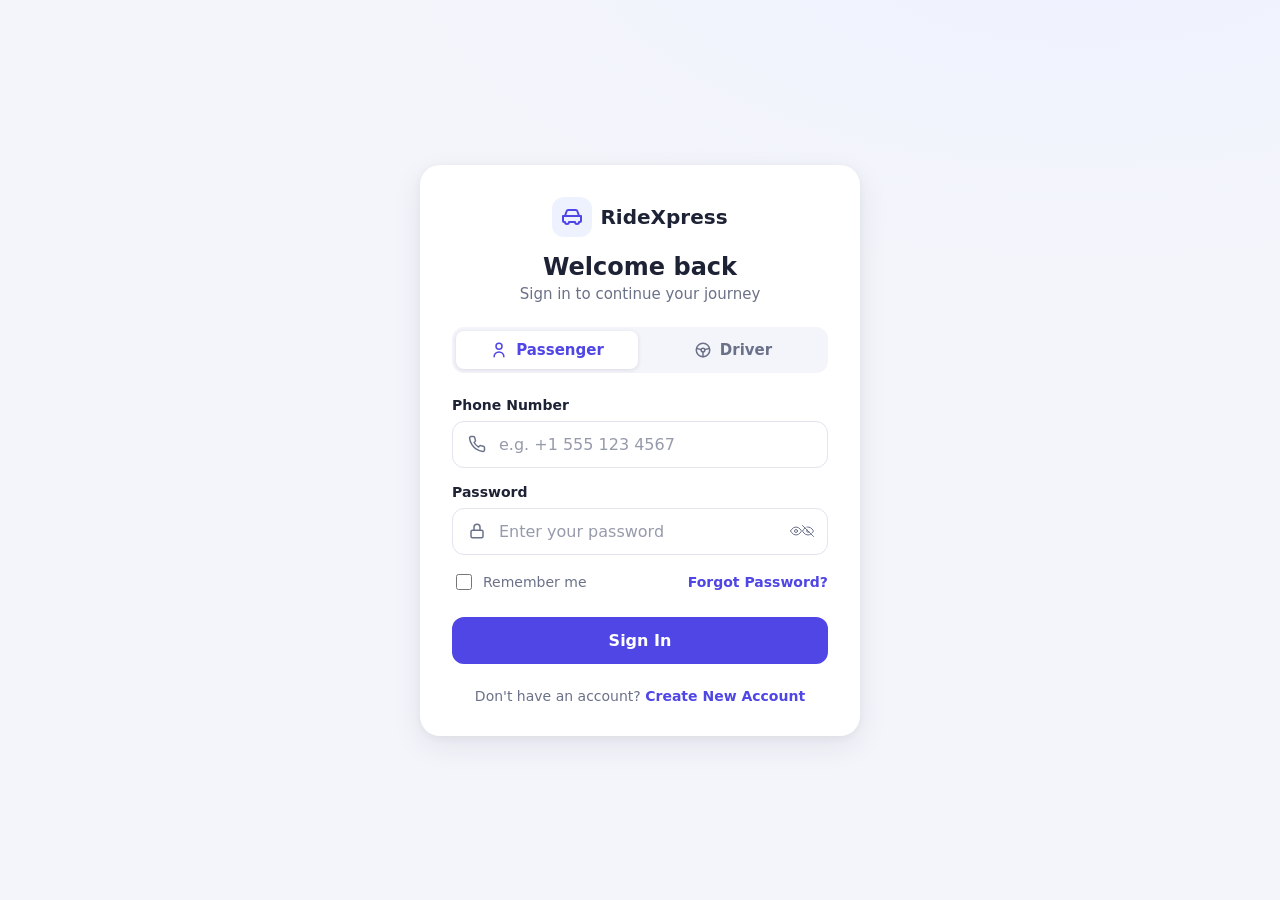
<file: login page/driver-dashboard.html>
<!DOCTYPE html>
<html lang="en">
<head>
  <meta charset="UTF-8" />
  <meta name="viewport" content="width=device-width, initial-scale=1.0" />
  <title>Driver Dashboard — RideXpress</title>
  <link rel="stylesheet" href="styles.css" />
  <link rel="stylesheet" href="dashboard.css" />
</head>
<body>
  <main class="dash-page">
    <div class="dash-card card">
      <h1 class="dash-title">Driver Dashboard</h1>
      <p class="dash-greeting" id="greeting"></p>
      <p class="dash-note">Your trips, earnings, and ride requests will appear here.</p>
      <button type="button" class="btn btn-primary" id="logout-btn">Log Out</button>
    </div>
  </main>

  <script src="auth.js"></script>
  <script>
    // Guard: only signed-in drivers may view this page.
    (function () {
      "use strict";
      var user = RideXpressAuth.requireRole("driver");
      if (!user) return; // requireRole already redirected to login
      document.getElementById("greeting").textContent = "Welcome, " + user.name + "!";
      document.getElementById("logout-btn").addEventListener("click", RideXpressAuth.logout);
    })();
  </script>
</body>
</html>
</file>
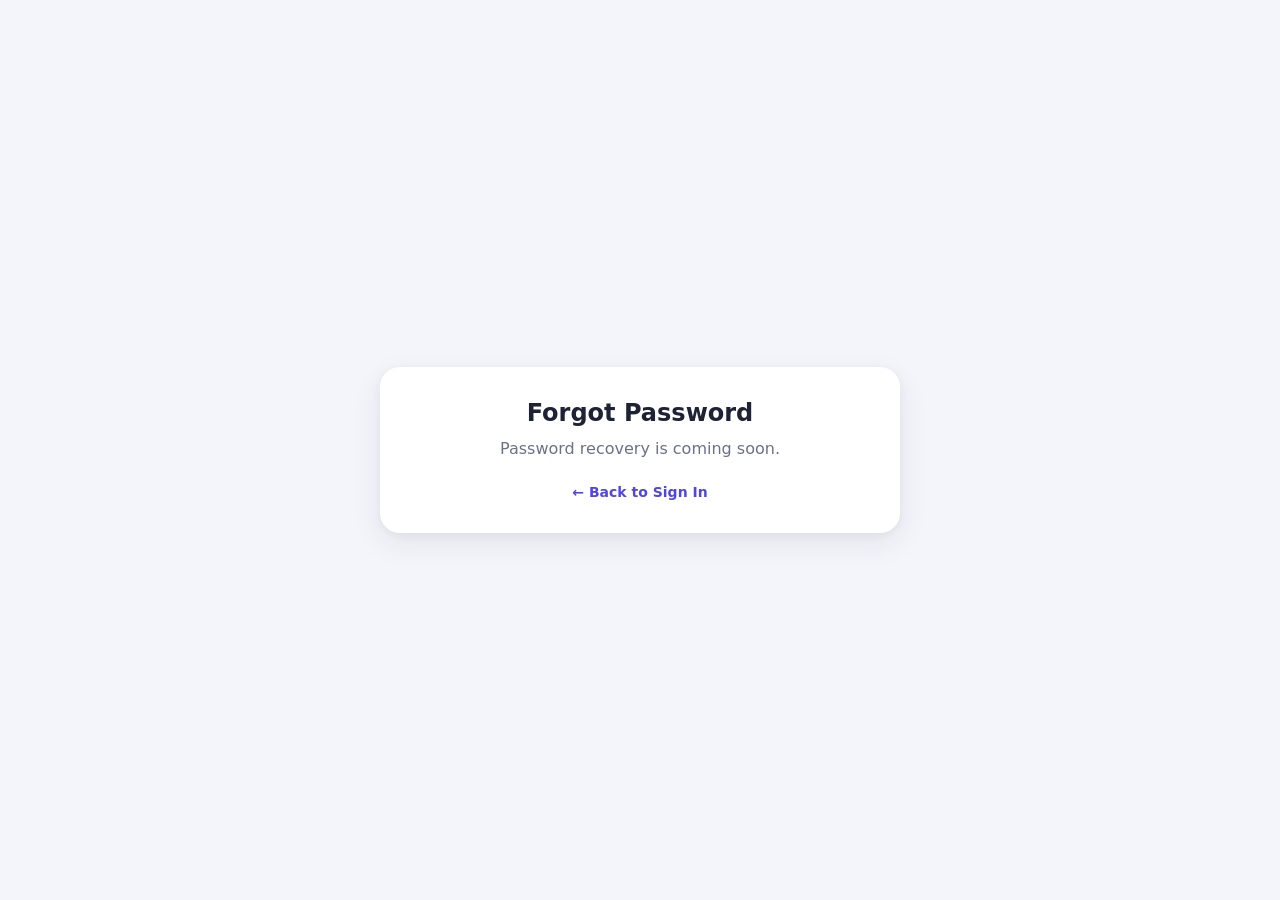
<file: login page/forgot-password.html>
<!DOCTYPE html>
<html lang="en">
<head>
  <meta charset="UTF-8" />
  <meta name="viewport" content="width=device-width, initial-scale=1.0" />
  <title>Forgot Password — RideXpress</title>
  <link rel="stylesheet" href="styles.css" />
  <link rel="stylesheet" href="dashboard.css" />
</head>
<body>
  <main class="dash-page">
    <div class="dash-card card">
      <h1 class="dash-title">Forgot Password</h1>
      <p class="dash-note">Password recovery is coming soon.</p>
      <a class="form-link" href="login.html">← Back to Sign In</a>
    </div>
  </main>
</body>
</html>
</file>
<file: index.css>
/* ===== Design tokens — RideXpress color system =====
   Psychology mapping:
   • Navy blue  → trust, safety, reliability (transport brands)
   • Taxi gold  → energy, visibility, action (universal taxi signal)
   • Teal       → movement, freshness, modern mobility
   • Soft gray  → calm clarity, reduced visual fatigue
   • Deep navy  → support & authority (help sections)
   • Amber      → alert without panic (traffic notices)
   • Green      → go / available / success
*/
:root {
    /* Brand core */
    --color-brand: #0b3d6e;
    --color-brand-light: #1a5a96;
    --color-brand-dark: #072848;

    /* Taxi gold — energy & CTA warmth */
    --color-gold: #f5b800;
    --color-gold-light: #ffd54f;
    --color-gold-dark: #c89400;

    /* Mobility teal — secondary accent */
    --color-teal: #0d9488;
    --color-teal-light: #2dd4bf;

    /* Surfaces & background */
    --color-bg: #eef2f6;
    --color-surface: #ffffff;
    --color-surface-alt: #f8fafc;
    --color-surface-elevated: #ffffff;

    /* Semantic sections */
    --color-trust: #0f2744;
    --color-trust-text: #e8f0fa;
    --color-alert-bg: #fef3c7;
    --color-alert-text: #92400e;
    --color-alert-border: #f59e0b;

    /* Text */
    --color-text: #0f172a;
    --color-text-muted: #475569;
    --color-text-on-dark: #f1f5f9;
    --color-text-on-gold: #1a1200;

    /* Status */
    --color-success: #059669;
    --color-success-light: #d1fae5;

    /* Legacy aliases (used across components) */
    --color-primary: var(--color-brand);
    --color-accent: var(--color-surface);
    --color-accent-text: var(--color-text);
    --color-dark: var(--color-brand-dark);
    --color-purple: var(--color-trust);
    --color-light: var(--color-surface-alt);
    --color-footer: #0a1628;

    /* Effects */
    --radius-sm: 10px;
    --radius-lg: 25px;
    --shadow-card: 0 4px 20px rgba(11, 61, 110, 0.08);
    --shadow-nav: 0 -4px 24px rgba(10, 22, 40, 0.12);
    --border-subtle: 1px solid rgba(11, 61, 110, 0.12);
    --border-strong: 2px solid var(--color-brand-dark);

    --bottom-nav-height: 4.5rem;
    --navbar-height: 3.75rem;
}

*,
*::before,
*::after {
    box-sizing: border-box;
}

html {
    scroll-behavior: smooth;
}

body {
    margin: 0;
    min-height: 100vh;
    background-color: var(--color-bg);
    font-family: system-ui, -apple-system, "Segoe UI", Roboto, sans-serif;
    line-height: 1.5;
    color: var(--color-text);
    padding-bottom: calc(var(--bottom-nav-height) + 1rem);
}

img {
    max-width: 100%;
    height: auto;
    display: block;
}

h2 {
    margin: 0 0 0.35rem;
    font-size: clamp(1rem, 2.5vw, 1.25rem);
}

p {
    margin: 0;
}

/* ===== Promo banner — gold = urgency + optimism (driver promo) ===== */
.promo-banner {
    text-align: center;
    padding: 0.55rem 0.75rem;
    border: var(--border-strong);
    background: linear-gradient(
        135deg,
        var(--color-gold-light) 0%,
        var(--color-gold) 45%,
        var(--color-gold-light) 100%
    );
    border-radius: var(--radius-sm);
    color: var(--color-text-on-gold);
    font-size: clamp(0.75rem, 2.5vw, 0.95rem);
    font-weight: 600;
}

.promo-badge {
    font-size: 0.7rem;
    color: var(--color-brand-dark);
    font-weight: 800;
}

/* ===== Bootstrap navbar — white surface + navy = trust & clarity ===== */
.site-navbar {
    background-color: var(--color-surface);
    border-bottom: var(--border-strong);
    min-height: var(--navbar-height);
    box-shadow: 0 2px 12px rgba(11, 61, 110, 0.06);
}

.site-navbar .navbar-brand {
    color: var(--color-brand);
    font-weight: 700;
}

.site-navbar .nav-link {
    color: var(--color-text);
    font-weight: 600;
    border-radius: 8px;
    padding: 0.45rem 0.85rem !important;
    transition: background-color 0.2s ease, color 0.2s ease;
}

.site-navbar .nav-link:hover,
.site-navbar .nav-link:focus {
    background-color: rgba(245, 184, 0, 0.18);
    color: var(--color-brand-dark);
}

.site-navbar .nav-link.active {
    background-color: var(--color-brand);
    color: var(--color-text-on-dark);
}

.site-navbar .navbar-toggler {
    border-color: var(--color-brand);
    padding: 0.35rem 0.55rem;
}

.site-navbar .navbar-toggler:focus {
    box-shadow: 0 0 0 0.2rem rgba(11, 61, 110, 0.25);
}

.nav-logo {
    width: clamp(2rem, 8vw, 2.75rem);
    height: auto;
}

.brand-text {
    font-size: clamp(1rem, 3vw, 1.2rem);
}

@media (max-width: 991.98px) {
    .site-navbar .navbar-collapse {
        margin-top: 0.75rem;
        padding: 0.75rem;
        background: var(--color-surface-alt);
        border-radius: var(--radius-sm);
        border: var(--border-strong);
    }

    .site-navbar .nav-link {
        text-align: center;
    }
}

/* ===== Main grid layout ===== */
.page-grid {
    display: grid;
    gap: 0.75rem;
    padding: 0.75rem;
    max-width: 1200px;
    margin: 0 auto;
    grid-template-areas:
        "top"
        "news"
        "shortcut1"
        "shortcut2"
        "help"
        "article1"
        "article2"
        "pics"
        "agree";
    grid-template-columns: 1fr;
}

@media (min-width: 576px) {
    .page-grid {
        grid-template-areas:
            "top top"
            "news news"
            "shortcut1 shortcut2"
            "help help"
            "article1 article2"
            "pics pics"
            "agree agree";
        grid-template-columns: repeat(2, 1fr);
        padding: 1rem;
        gap: 1rem;
    }
}

@media (min-width: 992px) {
    .page-grid {
        padding: 1.25rem 1.5rem 2rem;
        gap: 1.25rem;
    }
}

.page-grid--single {
    grid-template-areas: "content";
    grid-template-columns: 1fr;
    grid-template-rows: auto;
    min-height: 40vh;
}

.page-grid--single > .card-section {
    grid-area: content;
}

.page-grid--about {
    grid-template-areas:
        "help"
        "article1"
        "article2"
        "pics";
}

.page-grid--contact {
    grid-template-areas:
        "help"
        "article1";
}

.page-grid--gallery {
    grid-template-areas:
        "news"
        "pics"
        "article1"
        "article2"
        "shortcut1";
}

@media (min-width: 576px) {
    .page-grid--about {
        grid-template-areas:
            "help help"
            "article1 article2"
            "pics pics";
    }

    .page-grid--contact {
        grid-template-areas:
            "help help"
            "article1 article1";
    }

    .page-grid--gallery {
        grid-template-areas:
            "news news"
            "pics article1"
            "article2 shortcut1";
    }
}

.page-intro {
    margin-bottom: 0.75rem;
    opacity: 0.92;
}

/* ===== Shared card styles ===== */
.card-section {
    padding: clamp(0.85rem, 2vw, 1.25rem);
    border-radius: var(--radius-sm);
    margin: 0;
    box-shadow: var(--shadow-card);
    border: var(--border-subtle);
}

.section-label {
    font-size: 0.8rem;
    font-weight: 700;
    text-transform: uppercase;
    letter-spacing: 0.04em;
    opacity: 0.85;
    margin-bottom: 0.35rem;
}

/* ===== Top hero — clean white = openness & welcome ===== */
.top {
    grid-area: top;
    background-color: var(--color-surface);
    border-radius: var(--radius-sm) var(--radius-sm) var(--radius-lg) var(--radius-lg);
    padding: clamp(1rem, 3vw, 2rem);
    overflow: hidden;
    border: var(--border-subtle);
    box-shadow: var(--shadow-card);
}

.top-inner {
    display: flex;
    flex-direction: column;
    align-items: center;
    justify-content: center;
    gap: clamp(0.75rem, 3vw, 1.5rem);
    min-height: clamp(8rem, 28vw, 14rem);
}

.logo img {
    width: clamp(10rem, 55vw, 22rem);
    margin: 0 auto;
}

.ali img {
    width: clamp(6rem, 28vw, 11rem);
    margin: 0 auto;
}

.hero-text {
    text-align: center;
    max-width: 28rem;
}

.hero-text h1 {
    margin: 0 0 0.5rem;
    font-size: clamp(1.35rem, 4vw, 2rem);
    color: var(--color-brand-dark);
}

.hero-lead {
    font-size: clamp(0.9rem, 2.2vw, 1.05rem);
    margin-bottom: 0.85rem;
    color: var(--color-text-muted);
}

.hero-stats {
    display: flex;
    flex-wrap: wrap;
    justify-content: center;
    gap: 0.5rem 1rem;
    font-size: clamp(0.75rem, 2vw, 0.9rem);
    font-weight: 600;
    color: var(--color-teal);
}

.hero-stats span {
    display: inline-flex;
    align-items: center;
    gap: 0.3rem;
}

.hero-stats i {
    color: var(--color-gold-dark);
}

@media (min-width: 768px) {
    .top-inner {
        flex-direction: row;
        justify-content: space-around;
    }

    .logo img,
    .ali img {
        margin: 0;
    }
}

/* ===== Section colors ===== */

/* Amber alert — attention without anxiety (traffic / service news) */
.news {
    grid-area: news;
    text-align: center;
    background-color: var(--color-alert-bg);
    color: var(--color-alert-text);
    border-color: var(--color-alert-border);
}

.news .section-label {
    color: var(--color-alert-text);
}

/* White cards + navy text — scannable, trustworthy content blocks */
.shortcut1,
.shortcut2,
.article1,
.article2,
.pics,
.agree {
    text-align: center;
    background-color: var(--color-surface);
    color: var(--color-text);
}

.shortcut1 .card-icon,
.shortcut2 .card-icon {
    color: var(--color-gold-dark);
}

.article1 .card-icon {
    color: var(--color-brand);
}

.article2 .card-icon {
    color: var(--color-teal);
}

.pics .card-icon,
.agree .card-icon {
    color: var(--color-brand-light);
}

/* Deep navy help block — authority, safety, 24/7 trust */
.help {
    grid-area: help;
    text-align: center;
    background-color: var(--color-trust);
    color: var(--color-trust-text);
    border-color: transparent;
}

.help .card-icon {
    color: var(--color-gold);
}

.help .card-link {
    color: var(--color-gold-light);
}

.news-text {
    font-size: clamp(0.95rem, 2.5vw, 1.1rem);
    margin-bottom: 0.75rem;
}

.news-image-wrap {
    width: 100%;
    border-radius: clamp(20px, 5vw, 50px);
    overflow: hidden;
}

.news-image-wrap img {
    width: 100%;
    height: clamp(120px, 22vw, 200px);
    object-fit: cover;
}

.shortcut1 { grid-area: shortcut1; }
.shortcut2 { grid-area: shortcut2; }

.article1 { grid-area: article1; }
.article2 { grid-area: article2; }
.pics { grid-area: pics; }
.agree { grid-area: agree; }

/* ===== Card content helpers ===== */
.card-icon {
    display: block;
    font-size: 1.75rem;
    margin-bottom: 0.5rem;
    color: var(--color-brand);
}

.card-link {
    display: inline-block;
    margin-top: 0.65rem;
    color: var(--color-brand);
    font-weight: 700;
    text-decoration: underline;
    text-underline-offset: 3px;
}

.card-link:hover {
    opacity: 0.85;
}

.card-note {
    margin-top: 0.65rem;
    font-size: 0.85rem;
    opacity: 0.88;
}

.feature-list {
    list-style: none;
    padding: 0;
    margin: 0.75rem 0 0;
    text-align: left;
    display: inline-block;
}

.feature-list li {
    display: flex;
    align-items: flex-start;
    gap: 0.5rem;
    margin-bottom: 0.4rem;
    font-size: 0.92rem;
}

.feature-list--compact li {
    list-style: disc;
    display: list-item;
    margin-left: 1.1rem;
}

.help .feature-list li {
    justify-content: flex-start;
}

/* ===== Timeline page ===== */
.timeline-list {
    list-style: none;
    padding: 0;
    margin: 1rem 0 0;
    text-align: left;
}

.timeline-item {
    display: grid;
    grid-template-columns: auto 1fr auto;
    gap: 0.65rem 0.85rem;
    align-items: center;
    padding: 0.75rem 0;
    border-bottom: 1px solid rgba(255, 255, 255, 0.2);
}

.timeline-item:last-child {
    border-bottom: none;
}

.timeline-time {
    font-weight: 700;
    font-size: 0.9rem;
    min-width: 2.75rem;
}

.timeline-body {
    display: flex;
    flex-direction: column;
    gap: 0.15rem;
    font-size: 0.88rem;
}

.timeline-body strong {
    font-size: 0.95rem;
}

.timeline-badge {
    font-size: 0.68rem;
    font-weight: 700;
    text-transform: uppercase;
    padding: 0.2rem 0.45rem;
    border-radius: 6px;
    background: rgba(255, 255, 255, 0.15);
    color: var(--color-trust-text);
    white-space: nowrap;
}

.timeline-badge--busy { background: var(--color-gold-dark); color: var(--color-text-on-gold); }
.timeline-badge--free { background: var(--color-success); color: #fff; }
.timeline-badge--scheduled { background: var(--color-brand-light); color: #fff; }

.timeline-item--active {
    background: rgba(245, 184, 0, 0.12);
    border-radius: 8px;
    padding: 0.75rem;
    margin: 0 -0.5rem;
    border-left: 3px solid var(--color-gold);
}

.timeline-note {
    margin-top: 1rem;
    text-align: center;
}

/* ===== Contact page ===== */
.info-grid {
    display: flex;
    flex-direction: column;
    gap: 0.85rem;
    margin-top: 0.5rem;
    text-align: left;
}

.info-item {
    display: flex;
    align-items: flex-start;
    gap: 0.75rem;
}

.info-item i {
    font-size: 1.25rem;
    margin-top: 0.15rem;
}

.info-item div {
    display: flex;
    flex-direction: column;
    gap: 0.1rem;
}

.info-item span {
    font-size: 0.9rem;
    opacity: 0.9;
}

.contact-form-section {
    text-align: left;
    background-color: var(--color-surface);
    color: var(--color-text);
}

.contact-form .form-label {
    font-weight: 600;
    color: var(--color-text);
}

.contact-form .btn-light {
    background-color: var(--color-brand);
    color: var(--color-text-on-dark);
    border: none;
    font-weight: 700;
}

.contact-form .btn-light:hover {
    background-color: var(--color-brand-light);
    color: var(--color-text-on-dark);
}

/* ===== Gallery page ===== */
.gallery-intro {
    text-align: center;
    background-color: var(--color-brand);
    color: var(--color-text-on-dark);
    border-color: transparent;
}

.gallery-intro .page-intro {
    opacity: 0.9;
}

.gallery-card h3 {
    margin: 0.65rem 0 0.35rem;
    font-size: 1.05rem;
}

.gallery-image-wrap {
    border-radius: var(--radius-sm);
    overflow: hidden;
}

.gallery-image-wrap img {
    width: 100%;
    height: clamp(140px, 28vw, 200px);
    object-fit: cover;
}

/* ===== Footer — grounding dark navy ===== */
.site-footer {
    background-color: var(--color-footer);
    text-align: center;
    color: var(--color-text-on-dark);
    padding: 1rem 0.75rem calc(var(--bottom-nav-height) + 0.75rem);
    font-size: clamp(0.8rem, 2vw, 0.95rem);
}

.footer-credit {
    margin-top: 0.25rem;
    font-size: 0.8rem;
    opacity: 0.75;
}

/* ===== Bottom navigation ===== */
.bottom-nav {
    position: fixed;
    left: 0;
    right: 0;
    bottom: 0;
    z-index: 1030;
    display: flex;
    justify-content: space-around;
    align-items: stretch;
    min-height: var(--bottom-nav-height);
    padding: 0.35rem 0.5rem calc(0.35rem + env(safe-area-inset-bottom, 0px));
    background: var(--color-surface);
    border-top: var(--border-strong);
    box-shadow: var(--shadow-nav);
}

.bottom-nav-item {
    flex: 1;
    display: flex;
    flex-direction: column;
    align-items: center;
    justify-content: center;
    gap: 0.15rem;
    text-decoration: none;
    color: var(--color-text-muted);
    font-size: 0.7rem;
    font-weight: 600;
    border-radius: 12px;
    padding: 0.35rem 0.25rem;
    transition: background-color 0.2s ease, color 0.2s ease, transform 0.15s ease;
}

.bottom-nav-item i {
    font-size: 1.35rem;
}

.bottom-nav-item:hover,
.bottom-nav-item:focus {
    color: var(--color-brand);
    background-color: rgba(11, 61, 110, 0.08);
}

.bottom-nav-item.active {
    color: var(--color-text-on-dark);
    background-color: var(--color-brand);
}

.bottom-nav-item.active i {
    color: var(--color-gold);
}

.bottom-nav-item:active {
    transform: scale(0.96);
}

/* ===== Canvas (JavaScript animations) ===== */
.taxi-map-canvas,
.timeline-canvas {
    width: 100%;
    height: clamp(100px, 20vw, 160px);
    margin-top: 0.75rem;
    border-radius: var(--radius-sm);
    border: var(--border-subtle);
    display: block;
}
</file>
<file: contact.css>
.contact-main {
    max-width: 1200px;
    margin: 0 auto;
    padding: 1rem;
}

.contact-header {
    background-color: var(--color-trust);
    color: var(--color-trust-text);
    border-radius: var(--radius-sm);
    padding: 1.25rem;
    margin-bottom: 1rem;
    box-shadow: var(--shadow-card);
}

.contact-header h1 {
    margin: 0 0 0.35rem;
    font-size: clamp(1.25rem, 3vw, 1.75rem);
}

.filter-bar {
    display: flex;
    flex-wrap: wrap;
    gap: 0.5rem;
    margin-bottom: 1rem;
}

.filter-bar .btn {
    font-weight: 600;
    border-radius: 8px;
}

.filter-bar .btn.active {
    background-color: var(--color-brand);
    border-color: var(--color-brand);
    color: #fff;
}

.driver-card {
    border: var(--border-subtle);
    border-radius: var(--radius-sm);
    overflow: hidden;
    transition: transform 0.2s ease, box-shadow 0.2s ease;
}

.driver-card:hover {
    transform: translateY(-4px);
    box-shadow: 0 8px 24px rgba(11, 61, 110, 0.15);
}

.driver-photo {
    height: 180px;
    object-fit: cover;
}

.driver-count-label {
    font-size: 0.9rem;
    color: var(--color-text-muted);
    margin-bottom: 0.75rem;
}

.iran-plate {
    display: inline-block;
    width: 100%;
    margin-top: 0.35rem;
    margin-bottom: 0.5rem;
    padding: 0.45rem 0.65rem;
    background: #fff;
    border: 2px solid #1a1a1a;
    border-radius: 6px;
    font-size: 0.95rem;
    font-weight: 700;
    letter-spacing: 0.04em;
    text-align: center;
    color: #1a1a1a;
    box-shadow: inset 0 0 0 1px #003399;
}

.iran-plate-label {
    display: block;
    font-size: 0.65rem;
    font-weight: 600;
    color: var(--color-text-muted);
    text-align: right;
    direction: rtl;
    margin-bottom: 0.15rem;
}
</file>
<file: css/home.css>
body{
    background-color: #5465FF;

 
    
}
header{
    /* background-color: rgb(40, 235, 170); */
    text-align: center;
    border: #1e0638 3.5px solid;
    background: linear-gradient(to left ,  rgb(0, 238, 255) , rgb(0, 255, 98) , rgb(255, 255, 255) ,rgb(0, 255, 98), rgb(0, 238, 255));
    border-radius: 10px;
    color: #162660;

}

        .container{

            background-color:  #5465FF;
            display: grid;
            grid-template-areas: 
            "top top"
            "news news"
            "shortcut1 shortcut2"
            "help help"
            "article1 article2"
            "pics pics"
            "agree agree"
            "bottom bottom";
            grid-template-columns: 1fr 1fr;
            grid-template-rows: 1fr 2fr 4fr 1fr 4fr 4fr 6fr 1fr ;
            
        }

        .container div{
            padding: 10px;
        }
        
        .container div.top{
            grid-area: top;
            display: grid;
            text-align: center;
            background-color: #d0e6fd;
            border-bottom-left-radius: 25px ;
            border-bottom-right-radius: 25px ;
            border-top-right-radius: 10px;
            border-top-left-radius: 10px;    
        }

        .top div.logo{
            text-align: center;
      
        }

        .logo img{
            width: 30rem;
            position: absolute;
            top: -15vw; 
            right: -3vw;           
        }


        .top div.ali{
            text-align: center;
        }

        .ali img{
            width: 11rem;
            position: absolute;
            top: 1%; 
            right: -4%;           
        }






        .container div.news{
            grid-area: news;
            text-align: center;
            background-color: #fe462e;
            border-radius: 10px;
             margin: 8px;
             color: #49e8fd;
        
        }

        .news img{
            /* position: absolute; */
            width: 85vw;
            height: 15vh;
            right: 10rem;
            border-radius: 50px;
        }

        

        .container div.shortcut1{
            grid-area: shortcut1;
            text-align: center;
            background-color: #fe462e;
            border-radius: 10px;
             margin: 8px;  
        }

        .container div.shortcut2{
            grid-area: shortcut2;
            text-align: center;
            background-color: #fe462e;
            border-radius: 10px;
             margin: 8px;  
        }

        .container div.help{
            grid-area: help;
            text-align: center;
            background-color: #380371;
            color: aliceblue;
            border-radius: 10px;
            margin: 8px;
        }

        .container div.article1{
            grid-area: article1;
            text-align: center;
            background-color: #fe462e;
            border-radius: 10px;
             margin: 8px;  
        }


        .container div.article2{
            grid-area: article2;
            text-align: center;
            background-color: #fe462e;
            border-radius: 10px;
             margin: 8px;  
        }


        .container div.pics{
            grid-area: pics;
            text-align: center;
            background-color: #fe462e;
            border-radius: 10px;
             margin: 8px;  
        }

        .container div.agree{
            grid-area: agree;
            text-align: center;
            background-color: #fe462e;
            border-radius: 10px;
             margin: 8px;  
        }

        .container div.bottom{
            grid-area: bottom;
            text-align: center;
            background-color: #fe462e;
            border-radius: 10px;
             margin: 8px;  
        }


        .container div.bottom{
            grid-area: bottom;
            display: grid;
            text-align: center;
            background-color: #d0e6fd;
            /* background-color: #1e0638; */
            border-top-left-radius: 25px ;
            border-top-right-radius: 25px ;
            border-bottom-right-radius: 10px;
            border-bottom-left-radius: 10px;   
            position: fixed ;
            
            justify-self: center;
            width: 90vw;
            height: 5vh;
            bottom: 3vh;
        }


footer{
    background-color: rgb(1, 6, 6);
    text-align: center;
    color: antiquewhite;
}
</file>
<file: travel-request.css>
/* ============================================================
   Travel Request page — styles
   Built on top of the shared design tokens defined in index.css
   (--color-brand, --color-gold, --color-teal, --radius-sm, etc.)
   ============================================================ */

.travel-main {
    max-width: 1200px;
    margin: 0 auto;
    padding: 1rem;
}

/* ===== Header — matches contact-header pattern ===== */
.travel-header {
    background-color: var(--color-trust);
    color: var(--color-trust-text);
    border-radius: var(--radius-sm);
    padding: 1.25rem;
    margin-bottom: 1rem;
    box-shadow: var(--shadow-card);
}

.travel-header h1 {
    margin: 0 0 0.35rem;
    font-size: clamp(1.25rem, 3vw, 1.75rem);
}

/* ===== Driver / Passenger mode switch ===== */
.travel-form-section {
    background-color: var(--color-surface);
    color: var(--color-text);
    margin-bottom: 1rem;
}

.mode-switch {
    display: flex;
    gap: 0.5rem;
    margin-bottom: 1.25rem;
}

.mode-btn {
    flex: 1;
    display: inline-flex;
    align-items: center;
    justify-content: center;
    gap: 0.4rem;
    padding: 0.6rem 0.75rem;
    font-weight: 700;
    font-size: 0.95rem;
    border-radius: var(--radius-sm);
    border: var(--border-subtle);
    background-color: var(--color-surface-alt);
    color: var(--color-text-muted);
    cursor: pointer;
    transition: background-color 0.2s ease, color 0.2s ease, border-color 0.2s ease;
}

.mode-btn:hover {
    background-color: rgba(11, 61, 110, 0.08);
}

.mode-btn.active {
    background-color: var(--color-brand);
    border-color: var(--color-brand);
    color: var(--color-text-on-dark);
}

.mode-btn.active i {
    color: var(--color-gold);
}

/* ===== Forms ===== */
.travel-form .form-label {
    font-weight: 600;
    color: var(--color-text);
}

.travel-form fieldset {
    border: none;
    padding: 0;
    margin: 0;
}

.travel-form .btn-light {
    background-color: var(--color-brand);
    color: var(--color-text-on-dark);
    border: none;
    font-weight: 700;
}

.travel-form .btn-light:hover {
    background-color: var(--color-brand-light);
    color: var(--color-text-on-dark);
}

/* ===== Saved-announcement tabs ===== */
.travel-lists {
    background-color: var(--color-surface);
    color: var(--color-text);
}

.travel-tabs {
    display: flex;
    flex-wrap: wrap;
    gap: 0.5rem;
    margin-bottom: 0.5rem;
}

.travel-tab-btn {
    font-weight: 600;
    font-size: 0.85rem;
    border-radius: 8px;
    padding: 0.45rem 0.85rem;
    border: var(--border-subtle);
    background-color: var(--color-surface-alt);
    color: var(--color-text-muted);
    cursor: pointer;
    transition: background-color 0.2s ease, color 0.2s ease;
}

.travel-tab-btn:hover {
    background-color: rgba(11, 61, 110, 0.08);
}

.travel-tab-btn.active {
    background-color: var(--color-brand);
    border-color: var(--color-brand);
    color: #fff;
}

.driver-count-label {
    font-size: 0.9rem;
    color: var(--color-text-muted);
    margin-bottom: 0.75rem;
}

.travel-panel .empty-state {
    padding: 1.5rem 1rem;
    text-align: center;
    color: var(--color-text-muted);
    font-size: 0.9rem;
}

/* ===== Announcement card ===== */
.travel-card {
    border: var(--border-subtle);
    border-radius: var(--radius-sm);
    overflow: hidden;
    background-color: var(--color-surface);
    box-shadow: var(--shadow-card);
    transition: transform 0.2s ease, box-shadow 0.2s ease;
}

.travel-card:hover {
    transform: translateY(-4px);
    box-shadow: 0 8px 24px rgba(11, 61, 110, 0.15);
}

.travel-card-body {
    padding: 1rem;
    display: flex;
    flex-direction: column;
    gap: 0.55rem;
}

.travel-card-top {
    display: flex;
    justify-content: space-between;
    align-items: flex-start;
    gap: 0.5rem;
}

.travel-card-name {
    margin: 0;
    font-size: 1.05rem;
}

.travel-badge {
    display: inline-flex;
    align-items: center;
    gap: 0.3rem;
    font-size: 0.7rem;
    font-weight: 700;
    text-transform: uppercase;
    letter-spacing: 0.03em;
    padding: 0.25rem 0.55rem;
    border-radius: 999px;
    white-space: nowrap;
}

.travel-badge--driver {
    background-color: var(--color-brand);
    color: #fff;
}

.travel-badge--passenger {
    background-color: var(--color-teal);
    color: #fff;
}

.travel-badge--private {
    background-color: var(--color-gold-dark);
    color: var(--color-text-on-gold);
}

.travel-route {
    display: flex;
    align-items: center;
    gap: 0.4rem;
    font-size: 0.92rem;
    font-weight: 600;
}

.travel-route i {
    color: var(--color-teal);
}

.travel-meta {
    display: flex;
    flex-wrap: wrap;
    gap: 0.4rem 0.85rem;
    font-size: 0.85rem;
    color: var(--color-text-muted);
}

.travel-meta span {
    display: inline-flex;
    align-items: center;
    gap: 0.3rem;
}

.travel-meta i {
    color: var(--color-gold-dark);
}

.travel-tags {
    display: flex;
    flex-wrap: wrap;
    gap: 0.4rem;
}

.travel-tag {
    font-size: 0.72rem;
    font-weight: 600;
    padding: 0.2rem 0.5rem;
    border-radius: 6px;
    background: var(--color-surface-alt);
    color: var(--color-text-muted);
    border: var(--border-subtle);
}

.travel-tag--on {
    background: var(--color-success-light);
    color: var(--color-success);
    border-color: transparent;
}

.travel-call-btn {
    display: flex;
    align-items: center;
    justify-content: center;
    gap: 0.4rem;
    margin-top: auto;
    padding: 0.55rem;
    border-radius: 8px;
    background-color: var(--color-success);
    color: #fff;
    font-weight: 700;
    text-decoration: none;
    transition: opacity 0.2s ease;
}

.travel-call-btn:hover {
    opacity: 0.88;
    color: #fff;
}
</file>
<file: login page/styles.css>
/* ==========================================================================
   RideXpress — shared design system
   Design tokens and base components used by every page.
   Page-specific rules live in the page's own stylesheet (e.g. login.css).
   ========================================================================== */

:root {
  /* Brand palette */
  --color-primary: #4f46e5;
  --color-primary-hover: #4338ca;
  --color-primary-soft: #eef2ff;

  /* Neutrals */
  --color-bg: #f4f5fb;
  --color-surface: #ffffff;
  --color-border: #e2e4ee;
  --color-text: #1e2235;
  --color-text-muted: #6b7189;

  /* Feedback */
  --color-error: #dc2626;
  --color-error-soft: #fef2f2;
  --color-success: #16a34a;
  --color-success-soft: #f0fdf4;

  /* Shape & elevation */
  --radius-sm: 8px;
  --radius-md: 12px;
  --radius-lg: 20px;
  --shadow-card: 0 10px 30px rgba(30, 34, 53, 0.08), 0 2px 8px rgba(30, 34, 53, 0.05);

  /* Spacing scale */
  --space-1: 4px;
  --space-2: 8px;
  --space-3: 12px;
  --space-4: 16px;
  --space-5: 24px;
  --space-6: 32px;

  /* Typography */
  --font-body: "Inter", "Segoe UI", system-ui, -apple-system, sans-serif;
}

/* ------------------------------ Base reset ------------------------------ */

*,
*::before,
*::after {
  box-sizing: border-box;
}

body {
  margin: 0;
  font-family: var(--font-body);
  color: var(--color-text);
  background: var(--color-bg);
  -webkit-font-smoothing: antialiased;
}

/* -------------------------------- Buttons ------------------------------- */

.btn {
  display: inline-flex;
  align-items: center;
  justify-content: center;
  gap: var(--space-2);
  padding: 14px var(--space-5);
  border: none;
  border-radius: var(--radius-md);
  font: 600 1rem var(--font-body);
  cursor: pointer;
  transition: background-color 0.2s ease, transform 0.1s ease, opacity 0.2s ease;
}

.btn:active {
  transform: scale(0.98);
}

.btn:disabled {
  opacity: 0.65;
  cursor: not-allowed;
  transform: none;
}

.btn-primary {
  background: var(--color-primary);
  color: #fff;
}

.btn-primary:hover:not(:disabled) {
  background: var(--color-primary-hover);
}

.btn-block {
  width: 100%;
}

/* Inline spinner shown inside buttons while a request is in flight */
.btn-spinner {
  width: 18px;
  height: 18px;
  border: 2.5px solid rgba(255, 255, 255, 0.35);
  border-top-color: #fff;
  border-radius: 50%;
  animation: btn-spin 0.7s linear infinite;
}

@keyframes btn-spin {
  to { transform: rotate(360deg); }
}

/* --------------------------------- Forms -------------------------------- */

.form-field {
  margin-bottom: var(--space-4);
}

.form-label {
  display: block;
  margin-bottom: var(--space-2);
  font-size: 0.875rem;
  font-weight: 600;
}

/* Wrapper that positions the leading icon / trailing controls inside inputs */
.input-wrap {
  position: relative;
  display: flex;
  align-items: center;
}

.input-icon {
  position: absolute;
  left: var(--space-4);
  display: inline-flex;
  width: 18px;
  height: 18px;
  color: var(--color-text-muted);
  pointer-events: none;
}

.input-icon svg {
  width: 100%;
  height: 100%;
}

.form-input {
  width: 100%;
  padding: 13px var(--space-4) 13px 46px;
  border: 1.5px solid var(--color-border);
  border-radius: var(--radius-md);
  background: var(--color-surface);
  font: 400 1rem var(--font-body);
  color: var(--color-text);
  transition: border-color 0.2s ease, box-shadow 0.2s ease;
}

.form-input::placeholder {
  color: var(--color-text-muted);
  opacity: 0.7;
}

.form-input:focus {
  outline: none;
  border-color: var(--color-primary);
  box-shadow: 0 0 0 3px var(--color-primary-soft);
}

/* Invalid state — set from JS via aria-invalid so styling and a11y stay in sync */
.form-input[aria-invalid="true"] {
  border-color: var(--color-error);
}

.form-input[aria-invalid="true"]:focus {
  box-shadow: 0 0 0 3px var(--color-error-soft);
}

/* Per-field validation message */
.field-error {
  margin: var(--space-2) 0 0;
  font-size: 0.8125rem;
  color: var(--color-error);
}

/* Checkbox with label text */
.checkbox-label {
  display: inline-flex;
  align-items: center;
  gap: var(--space-2);
  font-size: 0.875rem;
  color: var(--color-text-muted);
  cursor: pointer;
  user-select: none;
}

.checkbox-label input[type="checkbox"] {
  width: 16px;
  height: 16px;
  accent-color: var(--color-primary);
  cursor: pointer;
}

/* Inline text links used in forms and footers */
.form-link {
  color: var(--color-primary);
  font-size: 0.875rem;
  font-weight: 600;
  text-decoration: none;
}

.form-link:hover {
  text-decoration: underline;
}

/* Banner for form-level success / error feedback */
.form-message {
  margin-bottom: var(--space-4);
  padding: var(--space-3) var(--space-4);
  border-radius: var(--radius-sm);
  font-size: 0.875rem;
}

.form-message.is-error {
  background: var(--color-error-soft);
  color: var(--color-error);
  border: 1px solid #fecaca;
}

.form-message.is-success {
  background: var(--color-success-soft);
  color: var(--color-success);
  border: 1px solid #bbf7d0;
}

/* --------------------------------- Cards -------------------------------- */

.card {
  background: var(--color-surface);
  border-radius: var(--radius-lg);
  box-shadow: var(--shadow-card);
}
</file>
<file: login page/dashboard.css>
/* RideXpress — placeholder page styles (dashboards, register, forgot password) */

.dash-page {
  min-height: 100vh;
  display: flex;
  align-items: center;
  justify-content: center;
  padding: var(--space-5);
}

.dash-card {
  width: 100%;
  max-width: 520px;
  padding: var(--space-6);
  text-align: center;
}

.dash-title {
  margin: 0 0 var(--space-3);
  font-size: 1.5rem;
}

.dash-greeting {
  margin: 0 0 var(--space-2);
  font-weight: 600;
  color: var(--color-primary);
}

.dash-note {
  margin: 0 0 var(--space-5);
  color: var(--color-text-muted);
}
</file>
